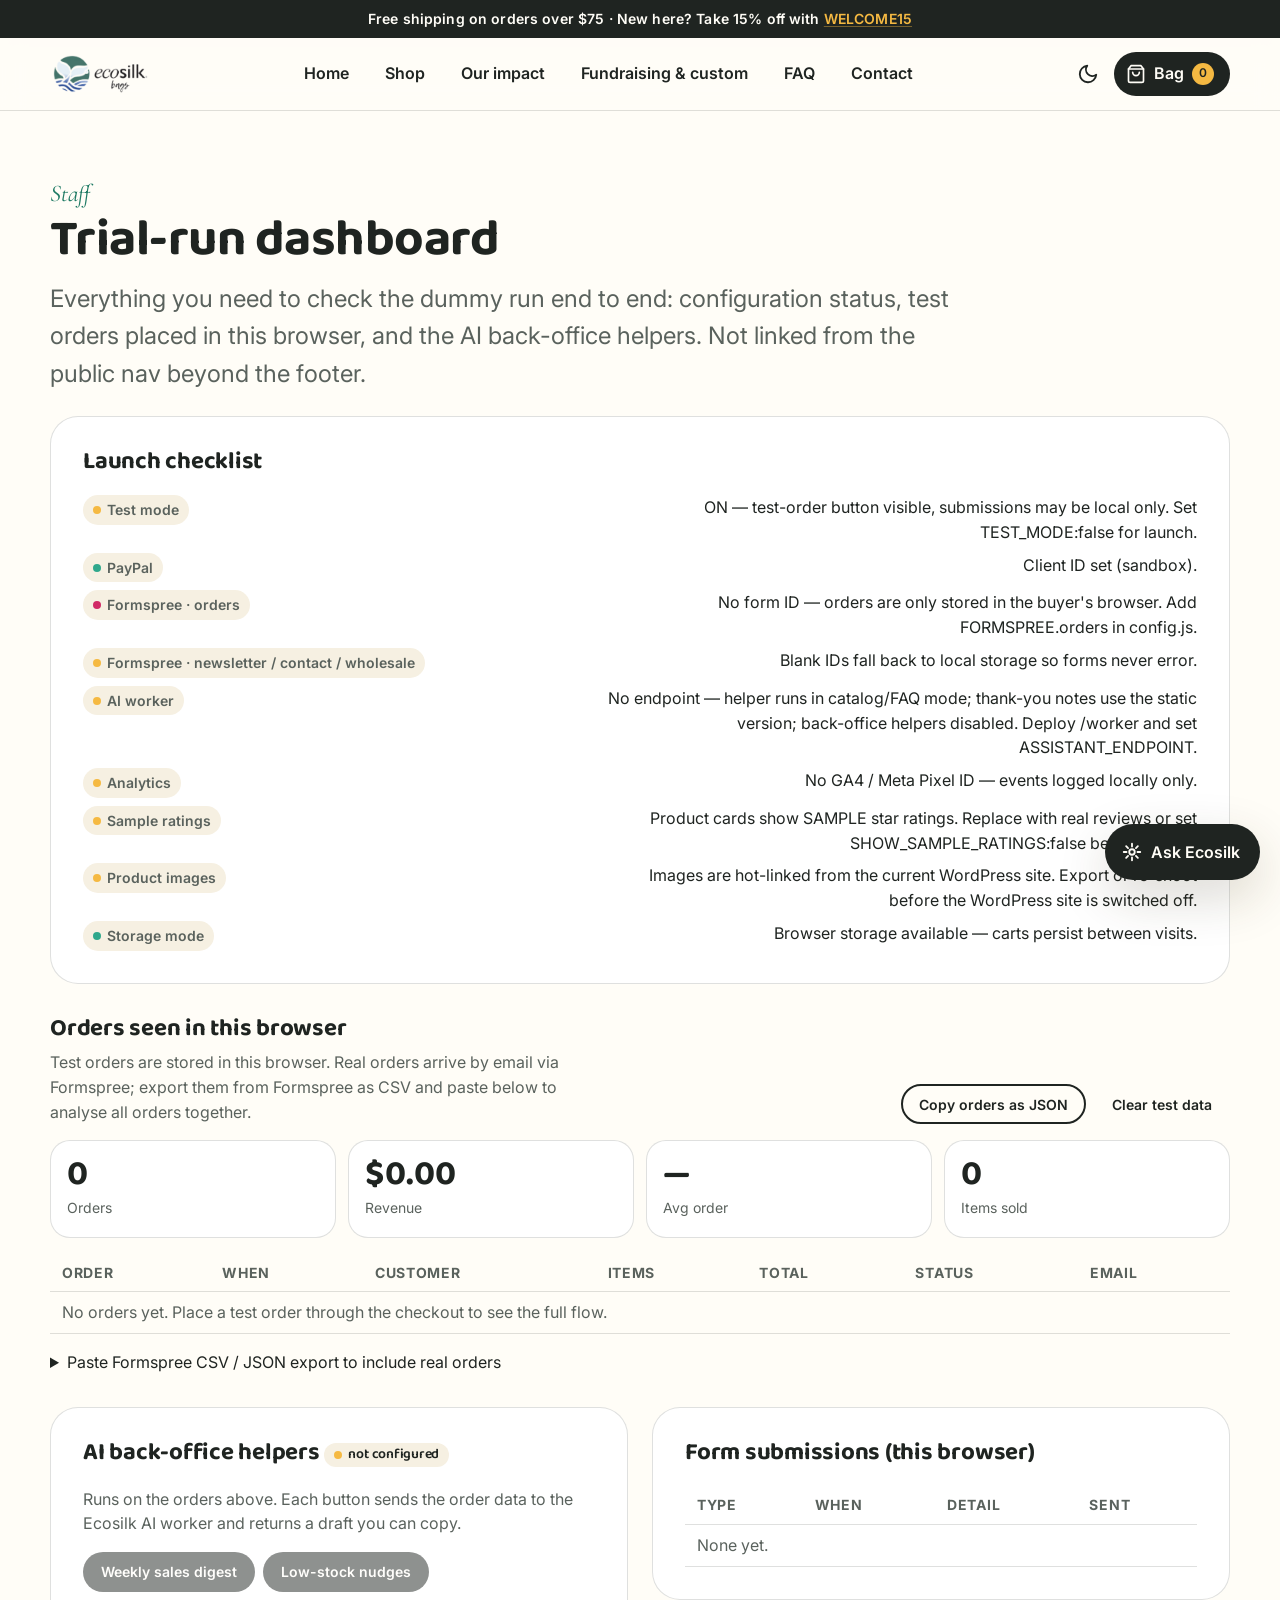
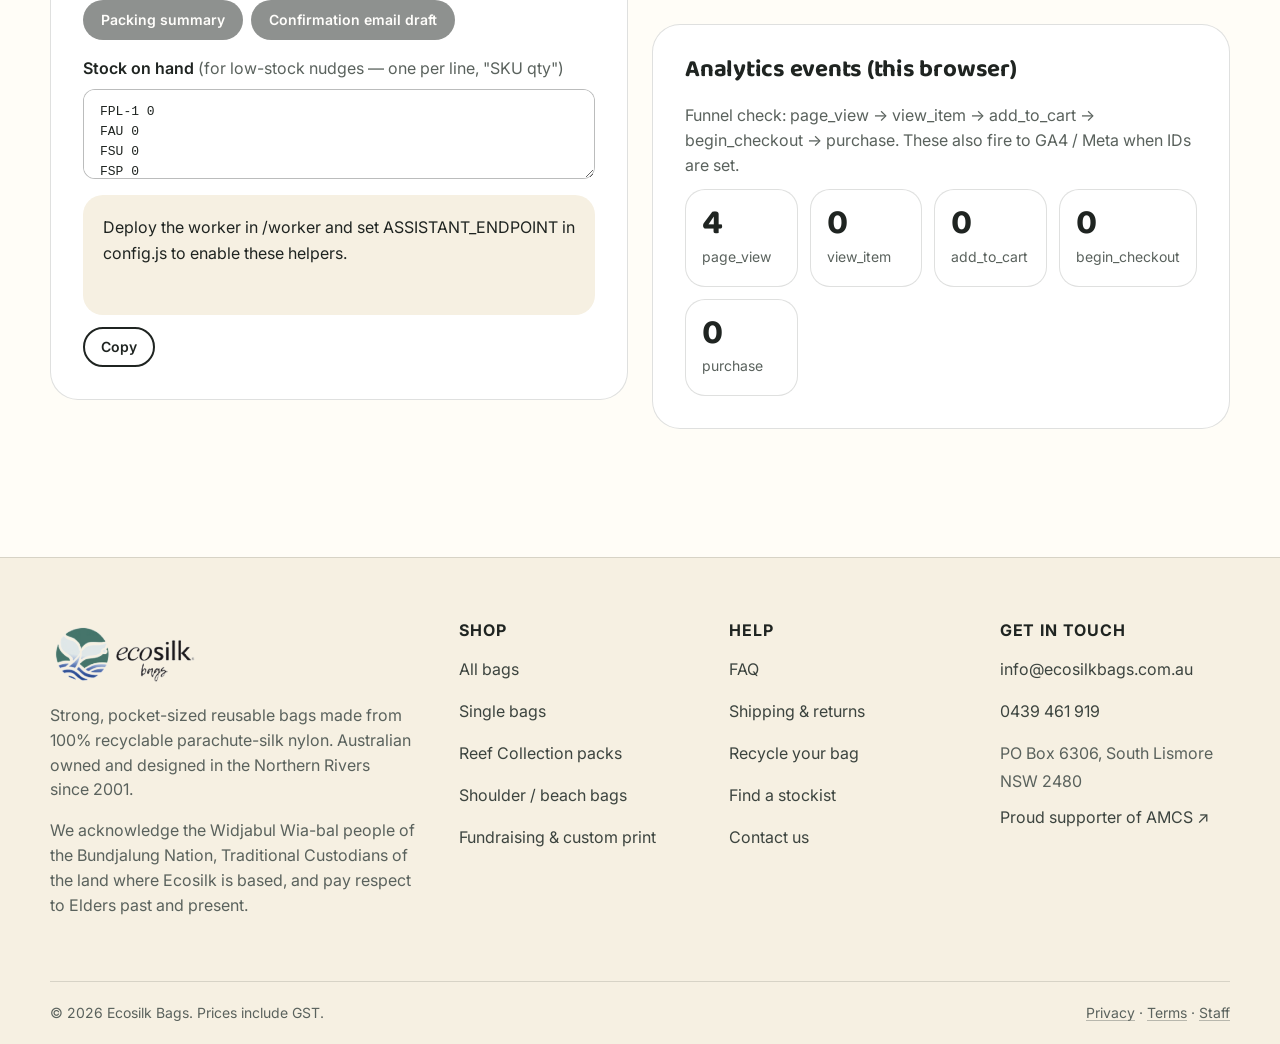
<file: admin.html>
<!DOCTYPE html>
<html lang="en-AU">
<head>
<meta charset="UTF-8">
<meta name="viewport" content="width=device-width, initial-scale=1.0">
<title>Staff dashboard — Ecosilk Bags</title>
<meta name="description" content="Staff-only dashboard for the Ecosilk trial site.">
<meta name="robots" content="noindex">
<link rel="icon" href="assets/img/favicon.png" type="image/png">
<link rel="preconnect" href="https://fonts.googleapis.com">
<link rel="preconnect" href="https://fonts.gstatic.com" crossorigin>
<link href="https://fonts.googleapis.com/css2?family=Baloo+2:wght@600;700&family=Cormorant+Garamond:ital,wght@1,500&family=Inter:wght@400;500;600;700&display=swap" rel="stylesheet">
<link rel="stylesheet" href="assets/css/style.css">
</head>
<body>
<main id="main">

  <div class="wrap page-head"><span class="eyebrow">Staff</span><h1>Trial-run dashboard</h1><p>Everything you need to check the dummy run end to end: configuration status, test orders placed in this browser, and the AI back-office helpers. Not linked from the public nav beyond the footer.</p></div>

  <div class="wrap" style="display:grid;gap:var(--space-8);padding-bottom:var(--space-16);">

    <section class="panel">
      <h2>Launch checklist</h2>
      <div class="review-block" id="checklist"></div>
    </section>

    <section>
      <div class="section-head" style="margin-bottom:var(--space-4);"><div><h2 style="font-size:var(--text-lg);">Orders seen in this browser</h2><p class="small">Test orders are stored in this browser. Real orders arrive by email via Formspree; export them from Formspree as CSV and paste below to analyse all orders together.</p></div><div style="display:flex;gap:var(--space-2);"><button class="btn btn-outline btn-sm" type="button" id="exportBtn">Copy orders as JSON</button><button class="btn btn-ghost btn-sm" type="button" id="clearBtn">Clear test data</button></div></div>
      <div class="kpis" id="kpis"></div>
      <div style="overflow-x:auto;margin-top:var(--space-4);"><table class="table" id="ordersTable"><thead><tr><th>Order</th><th>When</th><th>Customer</th><th>Items</th><th>Total</th><th>Status</th><th>Email</th></tr></thead><tbody></tbody></table></div>
      <details style="margin-top:var(--space-4);"><summary class="small" style="cursor:pointer;">Paste Formspree CSV / JSON export to include real orders</summary><div class="field" style="margin-top:var(--space-3);"><label for="importBox" class="visually-hidden">Import</label><textarea id="importBox" placeholder="Paste CSV or JSON here"></textarea></div><button class="btn btn-outline btn-sm" type="button" id="importBtn" style="margin-top:var(--space-2);">Import</button> <span class="small muted" id="importMsg"></span></details>
    </section>

    <section class="admin-grid">
      <div class="panel">
        <h2>AI back-office helpers <span class="status-pill" id="aiStatus">checking</span></h2>
        <p class="small muted" style="margin-bottom:var(--space-4);">Runs on the orders above. Each button sends the order data to the Ecosilk AI worker and returns a draft you can copy.</p>
        <div style="display:flex;gap:var(--space-2);flex-wrap:wrap;">
          <button class="btn btn-dark btn-sm" type="button" data-digest="weekly">Weekly sales digest</button>
          <button class="btn btn-dark btn-sm" type="button" data-digest="lowstock">Low-stock nudges</button>
          <button class="btn btn-dark btn-sm" type="button" data-digest="summary">Packing summary</button>
          <button class="btn btn-dark btn-sm" type="button" data-digest="email">Confirmation email draft</button>
        </div>
        <div class="field" style="margin-top:var(--space-4);"><label for="stockBox">Stock on hand <span class="opt">(for low-stock nudges — one per line, "SKU qty")</span></label><textarea id="stockBox" style="min-height:90px;font-family:monospace;font-size:13px;"></textarea></div>
        <div class="output" id="aiOut" aria-live="polite" style="margin-top:var(--space-4);">Pick a helper above.</div>
        <div style="display:flex;gap:var(--space-2);margin-top:var(--space-3);"><button class="btn btn-outline btn-sm" type="button" id="copyOut">Copy</button></div>
      </div>
      <div style="display:grid;gap:var(--space-6);">
        <div class="panel"><h2>Form submissions (this browser)</h2><div style="overflow-x:auto;"><table class="table" id="subsTable"><thead><tr><th>Type</th><th>When</th><th>Detail</th><th>Sent</th></tr></thead><tbody></tbody></table></div></div>
        <div class="panel"><h2>Analytics events (this browser)</h2><p class="small muted" style="margin-bottom:var(--space-3);">Funnel check: page_view → view_item → add_to_cart → begin_checkout → purchase. These also fire to GA4 / Meta when IDs are set.</p><div class="kpis" id="funnel"></div></div>
      </div>
    </section>
  </div>
</main>

<script src="assets/js/config.js"></script>
<script src="assets/js/catalog-data.js"></script>
<script src="assets/js/content.js"></script>
<script src="assets/js/store.js"></script>
<script src="assets/js/layout.js"></script>
<script src="assets/js/assistant.js"></script>

<script>
(function(){
  const E=window.Ecosilk, CFG=E.CFG;
  // Checklist
  const checks=[
    ["Test mode", CFG.TEST_MODE?"warn":"ok", CFG.TEST_MODE?"ON — test-order button visible, submissions may be local only. Set TEST_MODE:false for launch.":"OFF — production behaviour."],
    ["PayPal", CFG.PAYPAL_CLIENT_ID==="sb"?"warn":(CFG.PAYPAL_CLIENT_ID?"ok":"bad"), CFG.PAYPAL_CLIENT_ID==="sb"?"Using PayPal's generic sandbox client ('sb'). Paste your own sandbox client ID, then the live one at launch.":(CFG.PAYPAL_CLIENT_ID?`Client ID set (${CFG.PAYPAL_ENV}).`:"Not configured.")],
    ["Formspree · orders", CFG.FORMSPREE.orders?"ok":"bad", CFG.FORMSPREE.orders?"Order emails will be delivered.":"No form ID — orders are only stored in the buyer's browser. Add FORMSPREE.orders in config.js."],
    ["Formspree · newsletter / contact / wholesale", (CFG.FORMSPREE.newsletter&&CFG.FORMSPREE.contact&&CFG.FORMSPREE.wholesale)?"ok":"warn", "Blank IDs fall back to local storage so forms never error."],
    ["AI worker", CFG.ASSISTANT_ENDPOINT?"ok":"warn", CFG.ASSISTANT_ENDPOINT?`Endpoint: ${CFG.ASSISTANT_ENDPOINT}`:"No endpoint — helper runs in catalog/FAQ mode; thank-you notes use the static version; back-office helpers disabled. Deploy /worker and set ASSISTANT_ENDPOINT."],
    ["Analytics", (CFG.GA4_ID||CFG.META_PIXEL_ID)?"ok":"warn", (CFG.GA4_ID||CFG.META_PIXEL_ID)?"Events firing.":"No GA4 / Meta Pixel ID — events logged locally only."],
    ["Sample ratings", CFG.SHOW_SAMPLE_RATINGS?"warn":"ok", CFG.SHOW_SAMPLE_RATINGS?"Product cards show SAMPLE star ratings. Replace with real reviews or set SHOW_SAMPLE_RATINGS:false before launch.":"Hidden."],
    ["Product images", "warn", "Images are hot-linked from the current WordPress site. Export or re-shoot before the WordPress site is switched off."],
    ["Storage mode", E.Storage.mode==="browser"?"ok":"warn", E.Storage.mode==="browser"?"Browser storage available — carts persist between visits.":"Sandboxed preview — carts persist only within this tab."]
  ];
  document.getElementById("checklist").innerHTML=checks.map(([k,s,d])=>`<div class="kv"><span><span class="status-pill ${s}">${k}</span></span><span class="small" style="text-align:right;max-width:60ch;">${d}</span></div>`).join("");

  // Orders
  let imported=[];
  function allOrders(){ return E.getOrders().concat(imported); }
  function renderOrders(){
    const orders=allOrders();
    const rev=orders.reduce((s,o)=>s+(+o.total||0),0), items=orders.reduce((s,o)=>s+(o.lines||[]).reduce((a,l)=>a+(+l.qty||0),0),0);
    document.getElementById("kpis").innerHTML=[["Orders",orders.length],["Revenue",E.money(rev)],["Avg order",orders.length?E.money(rev/orders.length):"—"],["Items sold",items]].map(([k,v])=>`<div class="kpi"><strong>${v}</strong><span>${k}</span></div>`).join("");
    document.querySelector("#ordersTable tbody").innerHTML=orders.map(o=>`<tr><td><b>${o.number}</b>${o.code?`<br><span class="small muted">${o.code}</span>`:""}</td><td>${new Date(o.placedAt).toLocaleString("en-AU",{dateStyle:"short",timeStyle:"short"})}</td><td>${o.customer?(o.customer.firstName+" "+o.customer.lastName+"<br><span class='small muted'>"+(o.customer.city||"")+" "+(o.customer.state||"")+"</span>"):""}</td><td class="small">${(o.lines||[]).map(l=>`${l.qty} × ${l.name}`).join("<br>")}${(o.gifts||[]).map(g=>`<br><span class="verified">+ ${g.name} (gift)</span>`).join("")}</td><td>${E.money(+o.total||0)}</td><td><span class="status-pill ${o.status==="PAID"?"ok":"warn"}">${o.status||""}</span></td><td class="small">${o.delivery?(o.delivery.delivered?"Sent":"Local"):""}</td></tr>`).join("")||`<tr><td colspan="7" class="muted">No orders yet. Place a test order through the checkout to see the full flow.</td></tr>`;
    // Funnel
    const ev=E.getEvents(); const count=n=>ev.filter(e=>e.name===n).length;
    document.getElementById("funnel").innerHTML=["page_view","view_item","add_to_cart","begin_checkout","purchase"].map(n=>`<div class="kpi"><strong>${count(n)}</strong><span>${n}</span></div>`).join("");
    const subs=E.getSubmissions();
    document.querySelector("#subsTable tbody").innerHTML=subs.slice(0,30).map(s=>`<tr><td>${s.type}</td><td class="small">${new Date(s.at).toLocaleString("en-AU",{dateStyle:"short",timeStyle:"short"})}</td><td class="small">${(s.payload.email||s.payload.customer_name||s.payload.organisation||"")} ${s.payload._subject?"· "+s.payload._subject:""}</td><td>${s.delivered?"Yes":"Local"}</td></tr>`).join("")||`<tr><td colspan="4" class="muted">None yet.</td></tr>`;
  }
  renderOrders();
  document.getElementById("exportBtn").addEventListener("click",async e=>{ try{ await navigator.clipboard.writeText(JSON.stringify(allOrders(),null,2)); e.target.textContent="Copied"; }catch(err){ e.target.textContent="Clipboard blocked"; } setTimeout(()=>e.target.textContent="Copy orders as JSON",1500); });
  document.getElementById("clearBtn").addEventListener("click",()=>{ if(confirm("Clear test orders, submissions and events stored in this browser?")){ ["ecosilk_orders","ecosilk_last_order","ecosilk_submissions","ecosilk_events"].forEach(k=>E.Storage.remove(k)); renderOrders(); } });
  document.getElementById("importBtn").addEventListener("click",()=>{
    const raw=document.getElementById("importBox").value.trim(); const msg=document.getElementById("importMsg"); if(!raw) return;
    try{ if(raw.startsWith("[")||raw.startsWith("{")){ const j=JSON.parse(raw); imported=(Array.isArray(j)?j:[j]).map(o=>o.order_json?JSON.parse(o.order_json):o); }
      else { const rows=raw.split(/\r?\n/).filter(Boolean); const hdr=rows.shift().split(",").map(h=>h.replace(/^"|"$/g,"").trim()); const idx=hdr.indexOf("order_json"); if(idx<0) throw new Error("No order_json column"); imported=rows.map(r=>{ const cells=r.match(/("([^"]|"")*"|[^,]*)(,|$)/g).map(c=>c.replace(/,$/,"").replace(/^"|"$/g,"").replace(/""/g,'"')); return JSON.parse(cells[idx]); }); }
      msg.textContent=`Imported ${imported.length} orders.`; renderOrders(); }catch(e){ msg.textContent="Couldn't parse that: "+e.message; }
  });

  // Stock box default from catalog flags
  document.getElementById("stockBox").value=E.CATALOG.filter(p=>!p.inStock).map(p=>`${p.sku} 0`).join("\n")+"\n# add lines like: SSE 12  (SKU then quantity)";

  // Tiny markdown renderer for AI drafts (headings, bold, bullets)
  const esc=t=>t.replace(/[&<>]/g,c=>({"&":"&amp;","<":"&lt;",">":"&gt;"}[c]));
  function md(t){ return esc(t).split(/\n/).map(l=>{ if(/^#{1,3}\s/.test(l)) return `<strong style="display:block;margin-top:.6em;">${l.replace(/^#+\s/,"")}</strong>`; if(/^\s*[-*]\s/.test(l)) return `<span style="display:block;padding-left:1em;">• ${l.replace(/^\s*[-*]\s/,"")}</span>`; return l?`<span style="display:block;">${l}</span>`:"<span style='display:block;height:.5em'></span>"; }).join("").replace(/\*\*(.+?)\*\*/g,"<b>$1</b>"); }
  // AI helpers
  const A=window.EcosilkAssistant; const st=document.getElementById("aiStatus"); const out=document.getElementById("aiOut");
  if(A&&A.available()){ fetch(CFG.ASSISTANT_ENDPOINT+"/health").then(r=>r.json()).then(j=>{ st.textContent=`online · ${j.provider}${j.model?" · "+j.model:""}`; st.className="status-pill ok"; }).catch(()=>{ st.textContent="unreachable"; st.className="status-pill bad"; }); }
  else { st.textContent="not configured"; st.className="status-pill warn"; document.querySelectorAll("[data-digest]").forEach(b=>b.disabled=true); out.textContent="Deploy the worker in /worker and set ASSISTANT_ENDPOINT in config.js to enable these helpers."; }
  document.querySelectorAll("[data-digest]").forEach(b=>b.addEventListener("click",async()=>{
    const orders=allOrders(); if(!orders.length){ out.textContent="No orders to analyse yet — place a test order first."; return; }
    out.innerHTML='<span class="typing" aria-label="Working"><i></i><i></i><i></i></span>'; document.querySelectorAll("[data-digest]").forEach(x=>x.disabled=true);
    const stock=document.getElementById("stockBox").value.split("\n").map(l=>l.trim()).filter(l=>l&&!l.startsWith("#")).map(l=>{ const [sku,qty]=l.split(/\s+/); const p=E.bySku(sku); return p?{sku,name:E.displayTitle(p),qty:+qty||0}:null; }).filter(Boolean);
    try{ const r=await A.call("/digest",{type:b.dataset.digest,orders:orders.slice(0,100),stock,period:"trial"}); out.innerHTML=md(r.digest||r.error||"No response."); }
    catch(e){ out.textContent="The worker didn't respond: "+e.message; }
    document.querySelectorAll("[data-digest]").forEach(x=>x.disabled=false);
  }));
  document.getElementById("copyOut").addEventListener("click",async e=>{ try{ await navigator.clipboard.writeText(out.textContent); e.target.textContent="Copied"; }catch(err){} setTimeout(()=>e.target.textContent="Copy",1500); });
})();
</script>
</body></html>
</file>
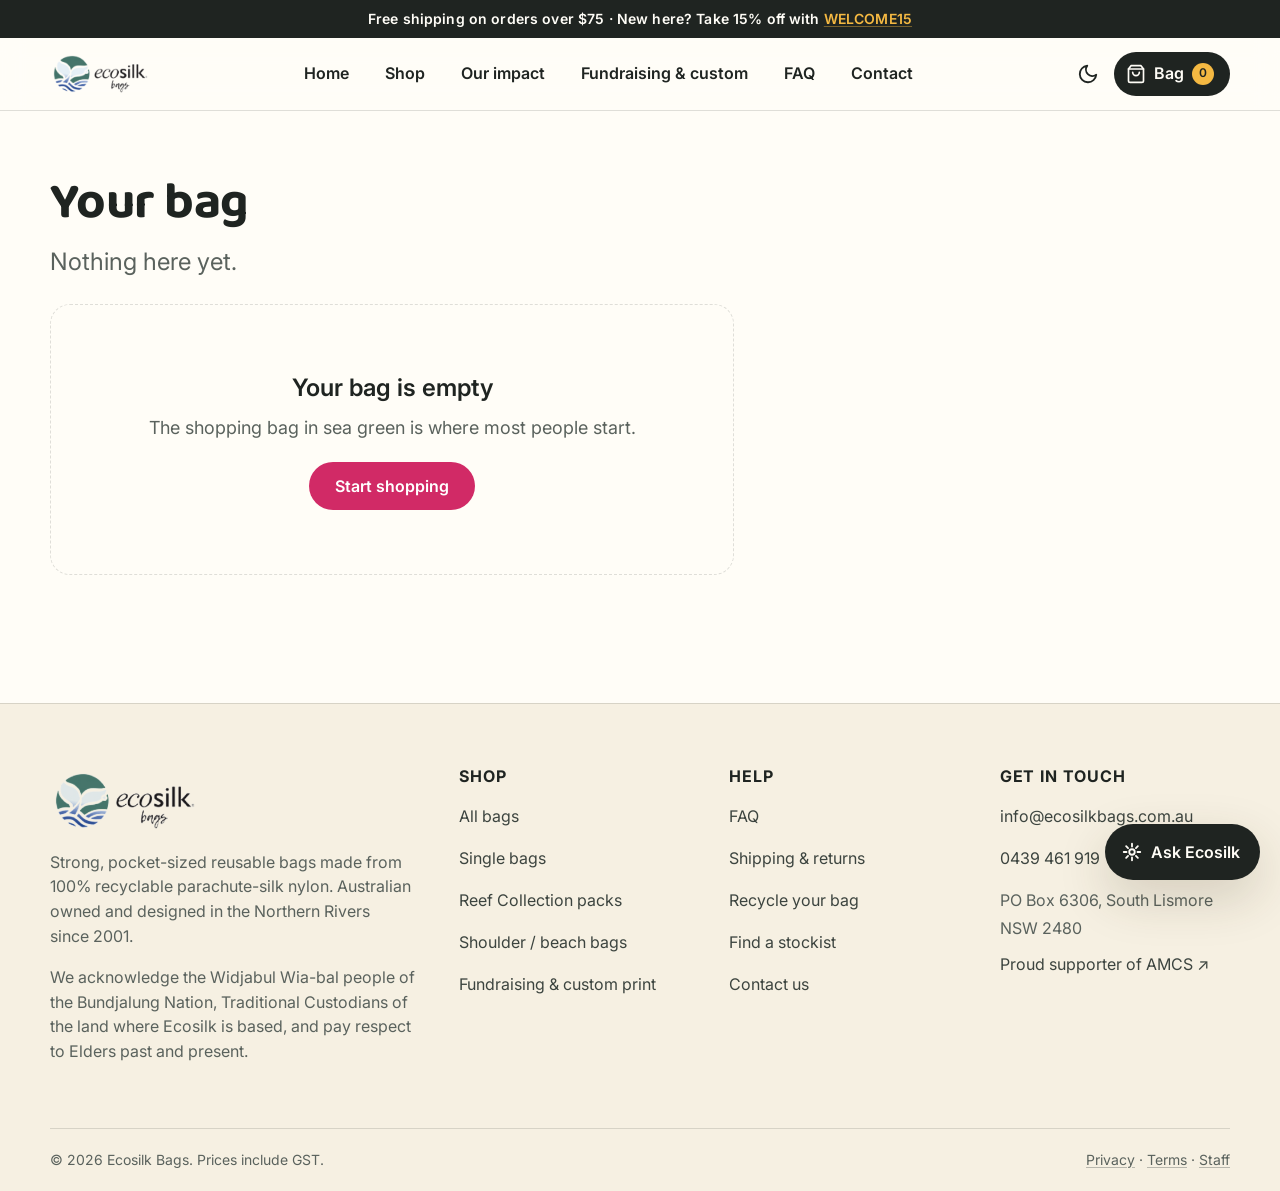
<file: cart.html>
<!DOCTYPE html>
<html lang="en-AU">
<head>
<meta charset="UTF-8">
<meta name="viewport" content="width=device-width, initial-scale=1.0">
<title>Your bag — Ecosilk Bags</title>
<meta name="robots" content="noindex">
<link rel="icon" href="assets/img/favicon.png" type="image/png">
<link rel="preconnect" href="https://fonts.googleapis.com">
<link rel="preconnect" href="https://fonts.gstatic.com" crossorigin>
<link href="https://fonts.googleapis.com/css2?family=Baloo+2:wght@600;700&family=Cormorant+Garamond:ital,wght@1,500&family=Inter:wght@400;500;600;700&display=swap" rel="stylesheet">
<link rel="stylesheet" href="assets/css/style.css">
</head>
<body>
<main id="main">
  <div class="wrap page-head"><h1>Your bag</h1><p id="cartIntro">Review your items, then check out securely with PayPal.</p></div>
  <div class="wrap cart-layout">
    <section aria-label="Items in your bag">
      <div class="cart-lines" id="lines"></div>
      <div class="empty" id="empty" hidden>
        <p style="font-size:var(--text-lg);font-weight:600;color:var(--ink);">Your bag is empty</p>
        <p style="margin:var(--space-2) 0 var(--space-5);">The shopping bag in sea green is where most people start.</p>
        <a class="btn btn-primary" href="shop.html">Start shopping</a>
      </div>
      <div class="section-tight" id="upsell" hidden>
        <div class="section-head" style="margin-bottom:var(--space-5);"><div><span class="eyebrow">Before you go</span><h2 style="font-size:var(--text-lg);" id="upsellTitle">Add one more and save</h2></div></div>
        <div class="rail" id="upsellRail"></div>
      </div>
    </section>
    <aside class="summary" id="summary" aria-label="Order summary">
      <h2>Summary</h2>
      <div class="ship-bar" id="shipBar"></div>
      <div class="row"><span>Subtotal (<span id="count">0</span> items)</span><span id="subtotal">$0.00</span></div>
      <div class="row" id="volumeRow" hidden><span id="volumeLabel">Mix &amp; match saving</span><span class="free" id="volumeAmt"></span></div>
      <div class="row" id="discountRow" hidden><span id="discountLabel">Discount</span><span class="free" id="discountAmt"></span></div>
      <div class="row"><span>Shipping</span><span id="shipping">—</span></div>
      <div class="row total"><span>Total</span><span id="total">$0.00</span></div>
      <div class="row small muted"><span>Includes GST</span><span id="gst"></span></div>
      <div class="promo-wrap">
        <form class="promo" id="promoForm"><label class="visually-hidden" for="promoCode">Discount code</label><input id="promoCode" placeholder="Discount code" autocomplete="off"><button class="btn btn-outline btn-sm" type="submit">Apply</button></form>
        <div class="msg" id="promoMsg" aria-live="polite"></div>
      </div>
      <a class="btn btn-primary btn-lg btn-block" href="checkout.html" id="checkoutBtn">Checkout</a>
      <div class="pay-logos"><span>PayPal</span><span>VISA</span><span>Mastercard</span><span>Pay in 4</span> Secure checkout</div>
      <p class="small muted">Free shipping over $<span id="thresh"></span>. 30-day returns on unused bags. 5-year guarantee.</p>
    </aside>
  </div>
</main>

<script src="assets/js/config.js"></script>
<script src="assets/js/catalog-data.js"></script>
<script src="assets/js/content.js"></script>
<script src="assets/js/store.js"></script>
<script src="assets/js/layout.js"></script>
<script src="assets/js/assistant.js"></script>
<script>
(function () {
  const E = window.Ecosilk; const CFG = E.CFG;
  document.getElementById("thresh").textContent = CFG.FREE_SHIPPING_THRESHOLD;
  const linesEl = document.getElementById("lines");

  function render() {
    const t = E.computeTotals();
    document.getElementById("empty").hidden = t.lines.length > 0;
    document.getElementById("summary").style.display = t.lines.length ? "" : "none";
    document.getElementById("cartIntro").textContent = t.lines.length ? "Review your items, then check out securely with PayPal." : "Nothing here yet.";
    linesEl.innerHTML = t.lines.map(l => {
      const p = l.product;
      return `<article class="line" data-sku="${p.sku}">
        <a href="${E.productUrl(p)}"><img src="${p.image}" alt="${E.altFor(p)}" width="96" height="96" loading="lazy"></a>
        <div>
          <div class="title"><a href="${E.productUrl(p)}">${E.isPack(p) ? E.packInfo(p).theme : E.shortName(p.category)}</a></div>
          <div class="sub">${E.isPack(p) ? E.packInfo(p).kind : p.color} · ${E.money(p.price)} each</div>
          <div class="line-actions">
            <div class="qty" role="group" aria-label="Quantity for ${E.displayTitle(p)}"><button type="button" data-dec="${p.sku}" aria-label="Decrease">−</button><input type="number" value="${l.qty}" min="0" max="50" data-qty="${p.sku}" aria-label="Quantity"><button type="button" data-inc="${p.sku}" aria-label="Increase">+</button></div>
            <button class="remove" type="button" data-remove="${p.sku}">Remove</button>
          </div>
        </div>
        <div class="line-total">${E.money(l.lineTotal)}</div>
      </article>`;
    }).join("") + t.gifts.map(g => `<article class="line gift"><img src="${g.product.image}" alt="${E.altFor(g.product)}" width="96" height="96"><div><div class="title">${E.shortName(g.product.category)} <span class="badge badge-green">Free gift</span></div><div class="sub">${g.label} · colour matched to your order</div></div><div class="line-total">$0.00</div></article>`).join("");

    document.getElementById("count").textContent = t.count;
    document.getElementById("subtotal").textContent = E.money(t.subtotal);
    document.getElementById("volumeRow").hidden = !t.volumeActive; document.getElementById("volumeLabel").textContent = (CFG.VOLUME_RULE || {}).label || "Saving"; document.getElementById("volumeAmt").textContent = "−" + E.money(t.volumeDiscount);
    document.getElementById("discountRow").hidden = !t.rule || t.rule.type === "shipping"; document.getElementById("discountLabel").textContent = t.rule ? `${t.code} · ${t.rule.label}` : ""; document.getElementById("discountAmt").textContent = "−" + E.money(t.discount);
    document.getElementById("shipping").innerHTML = t.lines.length ? (t.shipping === 0 ? '<span class="free">Free</span>' : E.money(t.shipping)) : "—";
    document.getElementById("total").textContent = E.money(t.total);
    document.getElementById("gst").textContent = E.money(t.gst);
    const bar = document.getElementById("shipBar");
    if (t.freeShip || t.shipping === 0) { bar.className = "ship-bar done"; bar.textContent = "You've unlocked free shipping"; }
    else { bar.className = "ship-bar"; bar.innerHTML = `Add <strong>${E.money(t.toFree)}</strong> more for free shipping<div class="track"><div class="fill" style="width:${Math.min(100, ((CFG.FREE_SHIPPING_THRESHOLD - t.toFree) / CFG.FREE_SHIPPING_THRESHOLD) * 100)}%"></div></div>`; }
    if (t.code) { document.getElementById("promoCode").value = t.code; }

    // Upsell logic: nudge toward volume rule, free-ship threshold, or gift rule
    const up = document.getElementById("upsell"); const rail = document.getElementById("upsellRail"); const title = document.getElementById("upsellTitle");
    if (!t.lines.length) { up.hidden = true; return; }
    const cards = E.cards(); let picks = [];
    if (t.volumeToGo > 0) { title.textContent = `Add ${t.volumeToGo} more single bag${t.volumeToGo > 1 ? "s" : ""} and save 10% on all of them`; picks = cards.filter(c => c.type === "family" && E.GROUPS.singles.includes(c.category)); }
    else if (t.toFree > 0) { title.textContent = `${E.money(t.toFree)} away from free shipping`; picks = cards.filter(c => c.type === "family" && c.product.price <= Math.max(6, t.toFree + 10)); }
    else { title.textContent = "Make it a gift"; picks = cards.filter(c => c.type === "pack" && c.product.inStock); }
    const inCart = new Set(t.lines.map(l => l.product.category));
    picks = picks.filter(c => !inCart.has(c.category)).concat(picks.filter(c => inCart.has(c.category))).slice(0, 5);
    up.hidden = picks.length === 0; rail.innerHTML = picks.map(c => E.productCard(c)).join("");
  }

  linesEl.addEventListener("click", e => {
    const inc = e.target.closest("[data-inc]"), dec = e.target.closest("[data-dec]"), rm = e.target.closest("[data-remove]");
    if (inc) { const l = E.getCart().find(x => x.sku === inc.dataset.inc); E.setQty(inc.dataset.inc, (l ? l.qty : 0) + 1); }
    if (dec) { const l = E.getCart().find(x => x.sku === dec.dataset.dec); E.setQty(dec.dataset.dec, (l ? l.qty : 1) - 1); }
    if (rm) { E.setQty(rm.dataset.remove, 0); E.toast("Removed from your bag"); }
    if (inc || dec || rm) render();
  });
  linesEl.addEventListener("change", e => { const q = e.target.closest("[data-qty]"); if (q) { E.setQty(q.dataset.qty, +q.value); render(); } });
  document.getElementById("promoForm").addEventListener("submit", e => {
    e.preventDefault(); const code = document.getElementById("promoCode").value.trim(); const msg = document.getElementById("promoMsg");
    if (!code) { E.clearPromo(); msg.textContent = "Code removed."; msg.className = "msg"; render(); return; }
    const r = E.applyPromo(code); msg.textContent = r.message; msg.className = "msg " + (r.ok ? "ok" : "bad"); if (r.ok) E.track("select_promotion", { promotion_name: code }); render();
  });
  document.getElementById("checkoutBtn").addEventListener("click", () => { const t = E.computeTotals(); E.track("begin_checkout", { currency: "AUD", value: t.total, items: t.lines.map(l => ({ item_id: l.sku, quantity: l.qty, price: l.product.price })) }); });
  render();
})();
</script>
</body>
</html>
</file>
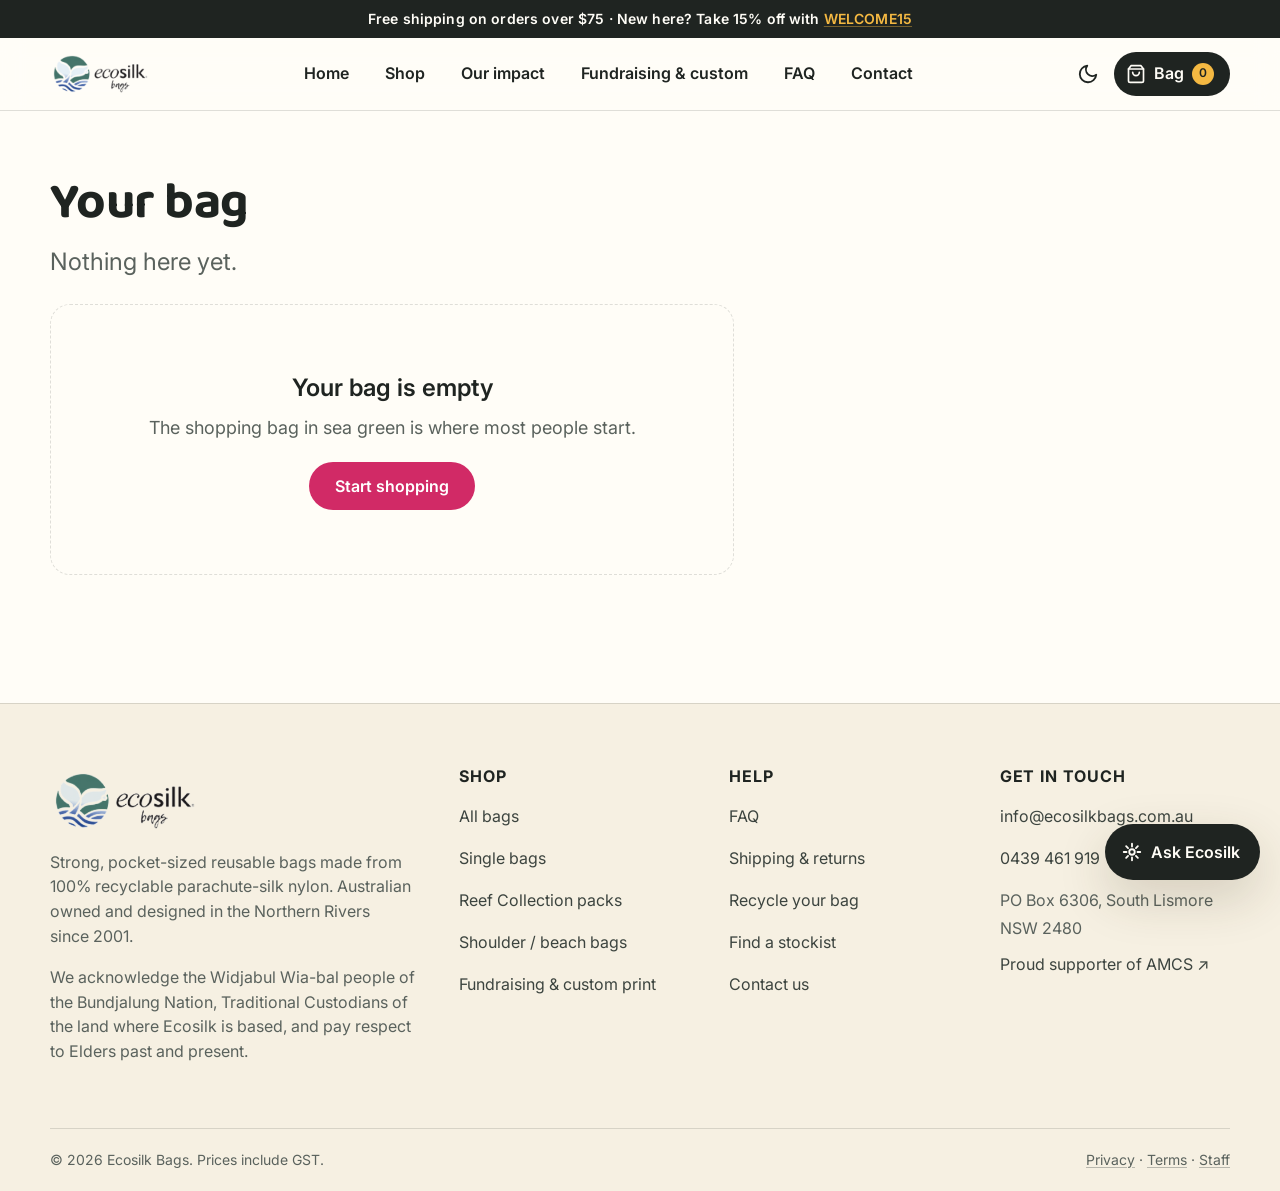
<file: checkout.html>
<!DOCTYPE html>
<html lang="en-AU">
<head>
<meta charset="UTF-8">
<meta name="viewport" content="width=device-width, initial-scale=1.0">
<title>Checkout — Ecosilk Bags</title>
<meta name="robots" content="noindex">
<link rel="icon" href="assets/img/favicon.png" type="image/png">
<link rel="preconnect" href="https://fonts.googleapis.com">
<link rel="preconnect" href="https://fonts.gstatic.com" crossorigin>
<link href="https://fonts.googleapis.com/css2?family=Baloo+2:wght@600;700&family=Cormorant+Garamond:ital,wght@1,500&family=Inter:wght@400;500;600;700&display=swap" rel="stylesheet">
<link rel="stylesheet" href="assets/css/style.css">
</head>
<body>
<main id="main">
  <div class="wrap page-head"><h1>Checkout</h1><p>Guest checkout, three short steps. No account needed.</p></div>
  <div class="wrap checkout-layout">
    <section>
      <ol class="steps" role="list" id="steps">
        <li class="step" data-step="1" aria-current="step"><i>1</i> Delivery</li><li class="sep" aria-hidden="true"></li>
        <li class="step" data-step="2"><i>2</i> Review</li><li class="sep" aria-hidden="true"></li>
        <li class="step" data-step="3"><i>3</i> Pay</li>
      </ol>

      <!-- STEP 1 -->
      <form class="panel" id="step1" novalidate>
        <h2>Where should we send it?</h2>
        <div class="form">
          <div class="form-row">
            <div class="field"><label for="firstName">First name</label><input id="firstName" name="firstName" autocomplete="given-name" required><span class="error">Please enter your first name.</span></div>
            <div class="field"><label for="lastName">Last name</label><input id="lastName" name="lastName" autocomplete="family-name" required><span class="error">Please enter your last name.</span></div>
          </div>
          <div class="form-row">
            <div class="field"><label for="email">Email</label><input id="email" name="email" type="email" autocomplete="email" required><span class="hint">Order confirmation goes here.</span><span class="error">Please enter a valid email.</span></div>
            <div class="field"><label for="phone">Mobile <span class="opt">(for delivery updates)</span></label><input id="phone" name="phone" type="tel" autocomplete="tel" inputmode="tel"></div>
          </div>
          <div class="field"><label for="address1">Street address</label><input id="address1" name="address1" autocomplete="address-line1" required><span class="error">Please enter your street address.</span></div>
          <div class="field"><label for="address2">Apartment, unit, PO Box <span class="opt">(optional)</span></label><input id="address2" name="address2" autocomplete="address-line2"></div>
          <div class="form-row">
            <div class="field"><label for="city">Suburb</label><input id="city" name="city" autocomplete="address-level2" required><span class="error">Please enter your suburb.</span></div>
            <div class="form-row">
              <div class="field"><label for="state">State</label><select id="state" name="state" autocomplete="address-level1" required><option value="">Select</option><option>NSW</option><option>VIC</option><option>QLD</option><option>SA</option><option>WA</option><option>TAS</option><option>ACT</option><option>NT</option></select><span class="error">Select a state.</span></div>
              <div class="field"><label for="postcode">Postcode</label><input id="postcode" name="postcode" autocomplete="postal-code" inputmode="numeric" pattern="[0-9]{4}" required><span class="error">4-digit postcode.</span></div>
            </div>
          </div>
          <div class="field"><label for="notes">Order notes <span class="opt">(optional)</span></label><textarea id="notes" name="notes" placeholder="Colour preference for your free drawstring bag, delivery instructions, a gift message…"></textarea></div>
          <label class="check"><input type="checkbox" id="gift" name="gift"> This is a gift — leave prices off the packing slip</label>
          <label class="check"><input type="checkbox" id="optin" name="optin" checked> Email me about new colours and Reef Collection releases</label>
          <div class="form-note">Shipping is a flat $<span data-ship></span> Australia-wide, free on orders over $<span data-free></span>. We ship from the Northern Rivers, NSW. International orders: <a href="contact.html">get in touch</a> for a quote.</div>
          <button class="btn btn-primary btn-lg" type="submit">Continue to review</button>
        </div>
      </form>

      <!-- STEP 2 -->
      <div class="panel" id="step2" hidden>
        <h2>Check everything's right</h2>
        <div class="review-block" id="reviewBlock"></div>
        <div class="buy-row" style="margin-top:var(--space-6);"><button class="btn btn-outline" type="button" data-goto="1">Back</button><button class="btn btn-primary btn-lg" type="button" data-goto="3">Continue to payment</button></div>
      </div>

      <!-- STEP 3 -->
      <div class="panel" id="step3" hidden>
        <h2>Pay securely</h2>
        <p class="muted small" id="payIntro" style="margin-bottom:var(--space-5);">Pay with PayPal, or with a card through PayPal — no PayPal account needed. Your card details never touch our site.</p>
        <div id="paypal-button-container" aria-live="polite"></div>
        <p class="small muted" id="paypalStatus" style="margin-top:var(--space-3);"></p>
        <div class="test-pay" id="testPay" hidden>
          <h3>Dummy-run mode</h3>
          <p class="small">This button places the order without taking payment, so you can test the full flow end to end: order email, thank-you page, AI note and the staff dashboard.</p>
          <button class="btn btn-dark" type="button" id="testOrderBtn">Place test order (no payment)</button>
        </div>
        <div class="buy-row" style="margin-top:var(--space-6);"><button class="btn btn-outline" type="button" data-goto="2">Back</button></div>
      </div>
    </section>

    <aside class="summary" aria-label="Order summary">
      <h2>Your order</h2>
      <div id="miniLines" class="review-block"></div>
      <div class="row" style="margin-top:var(--space-3);"><span>Subtotal</span><span id="subtotal"></span></div>
      <div class="row" id="savingsRow" hidden><span>Savings</span><span class="free" id="savings"></span></div>
      <div class="row"><span>Shipping</span><span id="shipping"></span></div>
      <div class="row total"><span>Total</span><span id="total"></span></div>
      <div class="row small muted"><span>Includes GST</span><span id="gst"></span></div>
      <a class="small" href="cart.html">Edit bag</a>
    </aside>
  </div>
</main>

<script src="assets/js/config.js"></script>
<script src="assets/js/catalog-data.js"></script>
<script src="assets/js/content.js"></script>
<script src="assets/js/store.js"></script>
<script src="assets/js/layout.js"></script>
<script>
(function () {
  const E = window.Ecosilk; const CFG = E.CFG;
  let totals = E.computeTotals();
  if (!totals.lines.length) { location.replace("cart.html"); return; }
  document.querySelectorAll("[data-ship]").forEach(el => el.textContent = CFG.SHIPPING_FLAT);
  document.querySelectorAll("[data-free]").forEach(el => el.textContent = CFG.FREE_SHIPPING_THRESHOLD);

  // Summary
  function renderSummary() {
    totals = E.computeTotals();
    document.getElementById("miniLines").innerHTML = totals.lines.map(l => `<div class="kv"><span>${l.qty} × ${E.isPack(l.product) ? E.displayTitle(l.product) : E.shortName(l.product.category) + " · " + l.product.color}</span><span>${E.money(l.lineTotal)}</span></div>`).join("") + totals.gifts.map(g => `<div class="kv"><span>1 × ${E.shortName(g.product.category)} (free gift)</span><span>$0.00</span></div>`).join("");
    document.getElementById("subtotal").textContent = E.money(totals.subtotal);
    const sav = totals.discount + totals.volumeDiscount; document.getElementById("savingsRow").hidden = sav <= 0; document.getElementById("savings").textContent = "−" + E.money(sav);
    document.getElementById("shipping").innerHTML = totals.shipping === 0 ? '<span class="free">Free</span>' : E.money(totals.shipping);
    document.getElementById("total").textContent = E.money(totals.total);
    document.getElementById("gst").textContent = E.money(totals.gst);
  }
  renderSummary();

  // Steps
  const customer = E.getCustomer();
  Object.keys(customer).forEach(k => { const el = document.getElementById(k); if (el && el.type !== "checkbox") el.value = customer[k]; });
  function goto(n) {
    [1, 2, 3].forEach(i => document.getElementById("step" + i).hidden = i !== n);
    document.querySelectorAll(".steps .step").forEach(s => { const k = +s.dataset.step; s.classList.toggle("done", k < n); if (k === n) s.setAttribute("aria-current", "step"); else s.removeAttribute("aria-current"); });
    document.getElementById("step" + n).querySelector("h2").setAttribute("tabindex", "-1"); document.getElementById("step" + n).querySelector("h2").focus();
    if (n === 3) initPayment();
    E.track("checkout_progress", { step: n });
  }
  document.querySelectorAll("[data-goto]").forEach(b => b.addEventListener("click", () => goto(+b.dataset.goto)));

  function readForm() { const f = document.getElementById("step1"); const o = {}; ["firstName", "lastName", "email", "phone", "address1", "address2", "city", "state", "postcode", "notes"].forEach(k => o[k] = f.elements[k].value.trim()); o.gift = f.elements.gift.checked; o.optin = f.elements.optin.checked; return o; }
  document.getElementById("step1").addEventListener("submit", e => {
    e.preventDefault(); if (!E.validate(e.target)) return;
    const c = readForm(); E.saveCustomer(c);
    document.getElementById("reviewBlock").innerHTML = `
      <div class="kv"><span>Deliver to</span><span>${c.firstName} ${c.lastName}<br>${c.address1}${c.address2 ? "<br>" + c.address2 : ""}<br>${c.city} ${c.state} ${c.postcode}</span></div>
      <div class="kv"><span>Contact</span><span>${c.email}${c.phone ? "<br>" + c.phone : ""}</span></div>
      <div class="kv"><span>Shipping</span><span>${totals.shipping === 0 ? "Free standard post" : "Standard post · " + E.money(totals.shipping)}</span></div>
      ${c.notes ? `<div class="kv"><span>Notes</span><span>${c.notes.replace(/</g, "&lt;")}</span></div>` : ""}
      ${c.gift ? `<div class="kv"><span>Gift</span><span>Prices left off the packing slip</span></div>` : ""}
      <a class="edit" href="#" data-goto="1">Edit details</a>`;
    document.getElementById("reviewBlock").querySelector("[data-goto]").addEventListener("click", ev => { ev.preventDefault(); goto(1); });
    E.track("add_shipping_info", { currency: "AUD", value: totals.total });
    goto(2);
  });

  // Order completion
  async function completeOrder(payment) {
    const c = readForm();
    const order = {
      number: E.newOrderNumber(), placedAt: new Date().toISOString(), status: payment.status,
      payment, customer: c,
      lines: totals.lines.map(l => ({ sku: l.sku, name: E.displayTitle(l.product), category: E.shortName(l.product.category), colour: l.product.color, qty: l.qty, unit: l.product.price, total: l.lineTotal })),
      gifts: totals.gifts.map(g => ({ sku: g.sku, name: E.displayTitle(g.product), label: g.label })),
      subtotal: totals.subtotal, volumeDiscount: totals.volumeDiscount, discount: totals.discount, code: totals.code || "", shipping: totals.shipping, gst: totals.gst, total: totals.total, currency: CFG.CURRENCY,
      testMode: payment.status !== "PAID"
    };
    E.saveOrder(order);
    const lineText = order.lines.map(l => `${l.qty} × ${l.name} @ ${E.money(l.unit)} = ${E.money(l.total)}`).join("\n") + (order.gifts.length ? "\n" + order.gifts.map(g => `1 × ${g.name} (FREE — ${g.label})`).join("\n") : "");
    const res = await E.submitForm("orders", {
      _subject: `${order.testMode ? "[TEST] " : ""}New Ecosilk order ${order.number} — ${E.money(order.total)}`,
      _replyto: c.email,
      order_number: order.number, status: order.status, payment_id: payment.id || "", payment_method: payment.method,
      customer_name: `${c.firstName} ${c.lastName}`, email: c.email, phone: c.phone,
      address: `${c.address1}${c.address2 ? ", " + c.address2 : ""}, ${c.city} ${c.state} ${c.postcode}`,
      items: lineText, subtotal: E.money(order.subtotal), savings: E.money(order.discount + order.volumeDiscount), discount_code: order.code, shipping: E.money(order.shipping), gst_included: E.money(order.gst), total: E.money(order.total),
      notes: c.notes, gift: c.gift ? "yes" : "no", marketing_optin: c.optin ? "yes" : "no", order_json: JSON.stringify(order)
    });
    order.delivery = res;
    E.saveOrder(order); // update with delivery status (dedupe by number on the admin page)
    E.track("purchase", { transaction_id: order.number, currency: "AUD", value: order.total, shipping: order.shipping, coupon: order.code, items: order.lines.map(l => ({ item_id: l.sku, item_name: l.name, quantity: l.qty, price: l.unit })) });
    if (c.optin) E.submitForm("newsletter", { email: c.email, source: "checkout", _subject: "New Ecosilk subscriber (checkout)" });
    E.clearCart(); E.clearPromo();
    location.href = "thank-you.html";
  }

  // Stripe: the Worker prices the cart from the catalog (never from this page) and returns a hosted Checkout URL.
  let stripeReady = false;
  function initStripe() {
    const status = document.getElementById("paypalStatus"); const box = document.getElementById("paypal-button-container");
    document.getElementById("payIntro").textContent = "Pay by card, Apple Pay or Google Pay on Stripe's secure page. Your card details never touch our site.";
    if (stripeReady) return; stripeReady = true;
    const endpoint = (CFG.PAYMENTS_ENDPOINT || CFG.ASSISTANT_ENDPOINT || "").replace(/\/$/, "");
    if (!endpoint) { status.textContent = "Card payments aren't configured yet (set PAYMENTS_ENDPOINT in config.js)."; return; }
    const btn = document.createElement("button"); btn.type = "button"; btn.className = "btn btn-primary btn-lg"; btn.textContent = "Pay securely with Stripe";
    box.appendChild(btn);
    status.textContent = "Test mode — use card 4242 4242 4242 4242, any future expiry and any CVC. No real money moves.";
    btn.addEventListener("click", async () => {
      btn.disabled = true; btn.textContent = "Preparing secure checkout…";
      try {
        totals = E.computeTotals(); const cust = readForm(); const number = E.newOrderNumber();
        const res = await fetch(endpoint + "/create-session", { method: "POST", headers: { "content-type": "application/json" },
          body: JSON.stringify({ items: totals.lines.map(l => ({ sku: l.sku, qty: l.qty })), code: totals.code || "", customer: cust, orderNumber: number }) });
        const out = await res.json().catch(() => ({}));
        if (!res.ok || !out.url) throw new Error(out.error || "Couldn't start checkout.");
        // The server's total is what Stripe will charge; refuse to proceed if it disagrees with what the shopper was shown.
        if (out.totals && Math.abs(out.totals.totalCents - Math.round(totals.total * 100)) > 0) throw new Error("The total changed — please review your bag and try again.");
        E.saveOrder({ number, placedAt: new Date().toISOString(), status: "AWAITING_PAYMENT", payment: { method: "stripe", status: "PENDING", id: out.id }, customer: cust,
          lines: totals.lines.map(l => ({ sku: l.sku, name: E.displayTitle(l.product), category: E.shortName(l.product.category), colour: l.product.color, qty: l.qty, unit: l.product.price, total: l.lineTotal })),
          gifts: totals.gifts.map(g => ({ sku: g.sku, name: E.displayTitle(g.product), label: g.label })),
          subtotal: totals.subtotal, volumeDiscount: totals.volumeDiscount, discount: totals.discount, code: totals.code || "", shipping: totals.shipping, gst: totals.gst, total: totals.total, currency: CFG.CURRENCY, testMode: false });
        E.track("begin_checkout", { currency: "AUD", value: totals.total });
        if (cust.optin) E.submitForm("newsletter", { email: cust.email, source: "checkout", _subject: "New Ecosilk subscriber (checkout)" });
        location.href = out.url;
      } catch (err) {
        status.textContent = err.message || "Couldn't start checkout."; btn.disabled = false; btn.textContent = "Pay securely with Stripe";
      }
    });
  }

  // Payment init
  let paypalLoaded = false;
  function initPayment() {
    document.getElementById("testPay").hidden = !CFG.TEST_MODE;
    if (CFG.PAYMENT_PROVIDER === "stripe") { initStripe(); return; }
    const status = document.getElementById("paypalStatus");
    if (paypalLoaded) return; paypalLoaded = true;
    if (!CFG.PAYPAL_CLIENT_ID) { status.textContent = "PayPal isn't configured yet (set PAYPAL_CLIENT_ID in config.js)."; return; }
    status.textContent = "Loading PayPal…";
    const s = document.createElement("script");
    s.src = `https://www.paypal.com/sdk/js?client-id=${encodeURIComponent(CFG.PAYPAL_CLIENT_ID)}&currency=${CFG.CURRENCY}&intent=capture&components=buttons&enable-funding=paylater,card`;
    s.async = true;
    s.onload = () => {
      status.textContent = CFG.PAYPAL_ENV === "sandbox" ? "PayPal sandbox — use a sandbox buyer account, no real money moves." : "";
      const c = () => readForm();
      window.paypal.Buttons({
        style: { layout: "vertical", shape: "pill", color: "black", label: "paypal", height: 48 },
        createOrder: (data, actions) => {
          totals = E.computeTotals(); const cust = c();
          return actions.order.create({
            purchase_units: [{
              description: `Ecosilk Bags order (${totals.count} items)`,
              amount: { currency_code: CFG.CURRENCY, value: totals.total.toFixed(2), breakdown: { item_total: { currency_code: CFG.CURRENCY, value: totals.subtotal.toFixed(2) }, shipping: { currency_code: CFG.CURRENCY, value: totals.shipping.toFixed(2) }, discount: { currency_code: CFG.CURRENCY, value: (totals.discount + totals.volumeDiscount).toFixed(2) } } },
              items: totals.lines.map(l => ({ name: E.displayTitle(l.product).slice(0, 120), sku: l.sku, unit_amount: { currency_code: CFG.CURRENCY, value: l.product.price.toFixed(2) }, quantity: String(l.qty), category: "PHYSICAL_GOODS" })),
              shipping: { name: { full_name: `${cust.firstName} ${cust.lastName}` }, address: { address_line_1: cust.address1, address_line_2: cust.address2 || undefined, admin_area_2: cust.city, admin_area_1: cust.state, postal_code: cust.postcode, country_code: "AU" } }
            }],
            application_context: { shipping_preference: "SET_PROVIDED_ADDRESS", brand_name: "Ecosilk Bags" }
          });
        },
        onApprove: async (data, actions) => {
          status.textContent = "Confirming payment…";
          const details = await actions.order.capture();
          const captures = (details.purchase_units || []).flatMap(unit => (unit.payments && unit.payments.captures) || []);
          const capture = captures.find(item => item.status === "COMPLETED");
          if (details.status !== "COMPLETED" || !capture) {
            status.textContent = "Payment is not completed yet. Please check PayPal before retrying; no fulfilled order has been recorded.";
            return;
          }
          await completeOrder({ method: "paypal", status: "PAID", id: capture.id, orderId: details.id, captureId: capture.id, payer: details.payer && details.payer.email_address, env: CFG.PAYPAL_ENV });
        },
        onError: err => { status.textContent = "PayPal couldn't start. You can still place a test order below while we sort it out."; console.error(err); document.getElementById("testPay").hidden = false; },
        onCancel: () => { status.textContent = "Payment cancelled — nothing was charged."; }
      }).render("#paypal-button-container").catch(err => { status.textContent = "PayPal buttons couldn't render in this preview. Use the test order button below."; document.getElementById("testPay").hidden = false; });
    };
    s.onerror = () => { status.textContent = "PayPal couldn't load here (often blocked in previews). Use the test order button below."; document.getElementById("testPay").hidden = false; };
    document.head.appendChild(s);
  }
  document.getElementById("testOrderBtn").addEventListener("click", async e => {
    e.target.disabled = true; e.target.textContent = "Placing test order…";
    await completeOrder({ method: "test", status: "TEST", id: "TEST-" + Date.now() });
  });
})();
</script>
</body>
</html>
</file>
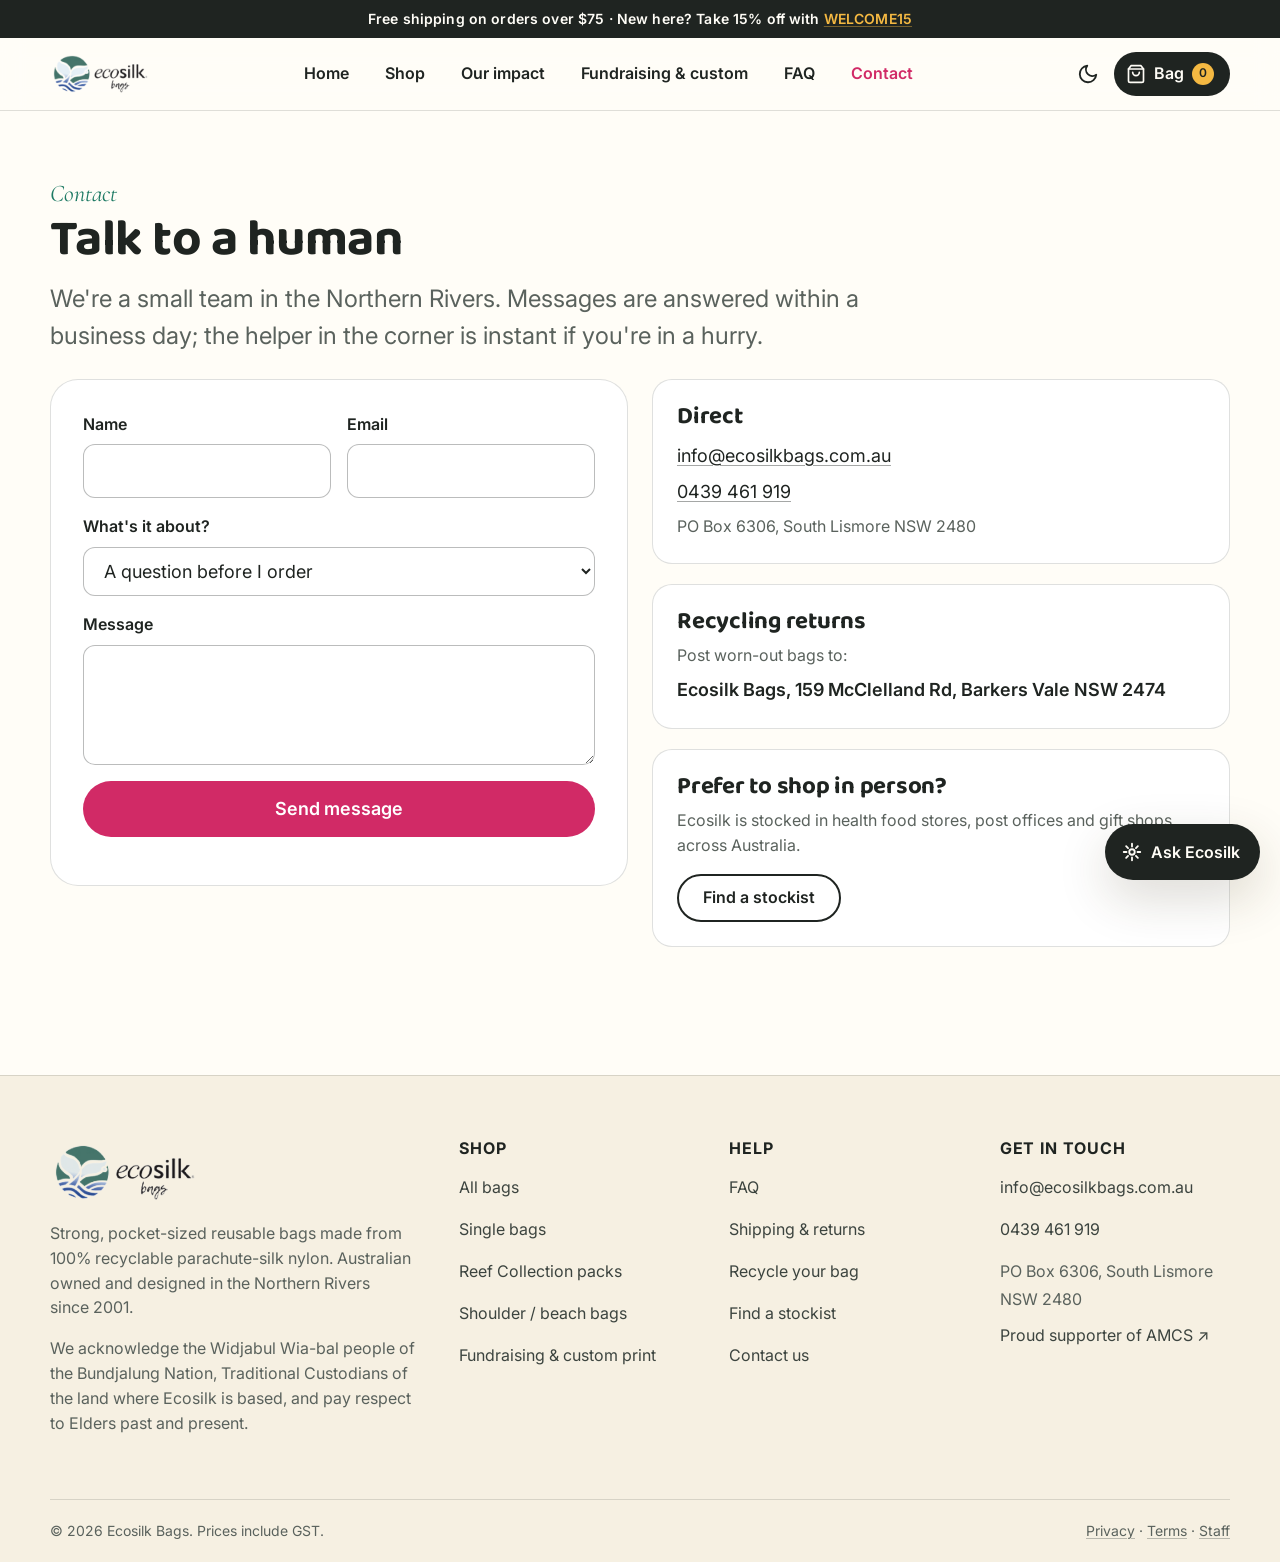
<file: contact.html>
<!DOCTYPE html>
<html lang="en-AU">
<head>
<meta charset="UTF-8">
<meta name="viewport" content="width=device-width, initial-scale=1.0">
<title>Contact — Ecosilk Bags</title>
<meta name="description" content="Get in touch with Ecosilk Bags: questions, stock alerts, international shipping quotes and wholesale enquiries.">

<link rel="icon" href="assets/img/favicon.png" type="image/png">
<link rel="preconnect" href="https://fonts.googleapis.com">
<link rel="preconnect" href="https://fonts.gstatic.com" crossorigin>
<link href="https://fonts.googleapis.com/css2?family=Baloo+2:wght@600;700&family=Cormorant+Garamond:ital,wght@1,500&family=Inter:wght@400;500;600;700&display=swap" rel="stylesheet">
<link rel="stylesheet" href="assets/css/style.css">
</head>
<body>
<main id="main">

  <div class="wrap page-head"><span class="eyebrow">Contact</span><h1>Talk to a human</h1><p>We're a small team in the Northern Rivers. Messages are answered within a business day; the helper in the corner is instant if you're in a hurry.</p></div>
  <div class="wrap grid-2" style="align-items:start;padding-bottom:var(--space-16);">
    <form class="panel form" id="contactForm" novalidate>
      <div class="form-row">
        <div class="field"><label for="cName">Name</label><input id="cName" name="name" autocomplete="name" required><span class="error">Please enter your name.</span></div>
        <div class="field"><label for="cEmail">Email</label><input id="cEmail" name="email" type="email" autocomplete="email" required><span class="error">Please enter a valid email.</span></div>
      </div>
      <div class="field"><label for="cTopic">What's it about?</label><select id="cTopic" name="topic"><option>A question before I order</option><option>An existing order</option><option>Stock alert for a colour</option><option>International shipping quote</option><option>Wholesale or stockist enquiry</option><option>Returns or guarantee claim</option><option>Something else</option></select></div>
      <div class="field"><label for="cMsg">Message</label><textarea id="cMsg" name="message" required minlength="10"></textarea><span class="error">Tell us a little more (10+ characters).</span></div>
      <button class="btn btn-primary btn-lg" type="submit">Send message</button>
      <p class="small muted" id="contactNote"></p>
    </form>
    <div style="display:grid;gap:var(--space-5);">
      <div class="card"><h2 style="font-size:var(--text-lg);">Direct</h2><ul role="list" style="display:grid;gap:var(--space-2);margin-top:var(--space-3);"><li><a id="mailLink" href="#"></a></li><li><a id="telLink" href="#"></a></li><li class="muted small" id="addr"></li></ul></div>
      <div class="card"><h2 style="font-size:var(--text-lg);">Recycling returns</h2><p class="muted small" style="margin-top:var(--space-2);">Post worn-out bags to:</p><p style="font-weight:600;margin-top:var(--space-2);" id="recycleAddr"></p></div>
      <div class="card"><h2 style="font-size:var(--text-lg);">Prefer to shop in person?</h2><p class="muted small" style="margin:var(--space-2) 0 var(--space-4);">Ecosilk is stocked in health food stores, post offices and gift shops across Australia.</p><a class="btn btn-outline" href="stockists.html">Find a stockist</a></div>
    </div>
  </div>
</main>

<script src="assets/js/config.js"></script>
<script src="assets/js/catalog-data.js"></script>
<script src="assets/js/content.js"></script>
<script src="assets/js/store.js"></script>
<script src="assets/js/layout.js"></script>
<script src="assets/js/assistant.js"></script>

<script>
(function(){ const E=window.Ecosilk, B=E.CFG.BUSINESS;
 document.getElementById("mailLink").textContent=B.email; document.getElementById("mailLink").href="mailto:"+B.email;
 document.getElementById("telLink").textContent=B.phoneDisplay; document.getElementById("telLink").href="tel:"+B.phone.replace(/\s/g,"");
 document.getElementById("addr").textContent=B.address; document.getElementById("recycleAddr").textContent=B.recyclingAddress;
 const f=document.getElementById("contactForm");
 f.addEventListener("submit", async e=>{ e.preventDefault(); if(!E.validate(f)) return; const b=f.querySelector("button"); b.disabled=true; b.textContent="Sending…";
   const data=Object.fromEntries(new FormData(f).entries());
   const r=await E.submitForm("contact",{...data,_subject:`Ecosilk contact: ${data.topic}`,_replyto:data.email}); E.track("generate_lead",{form:"contact"});
   f.innerHTML=`<div class="form-success" role="status">Thanks ${data.name.split(" ")[0]}, we've got your message and will reply within a business day.${r.delivered?"":` <span class="small">(${r.message})</span>`}</div>`; });
})();
</script>
</body></html>
</file>
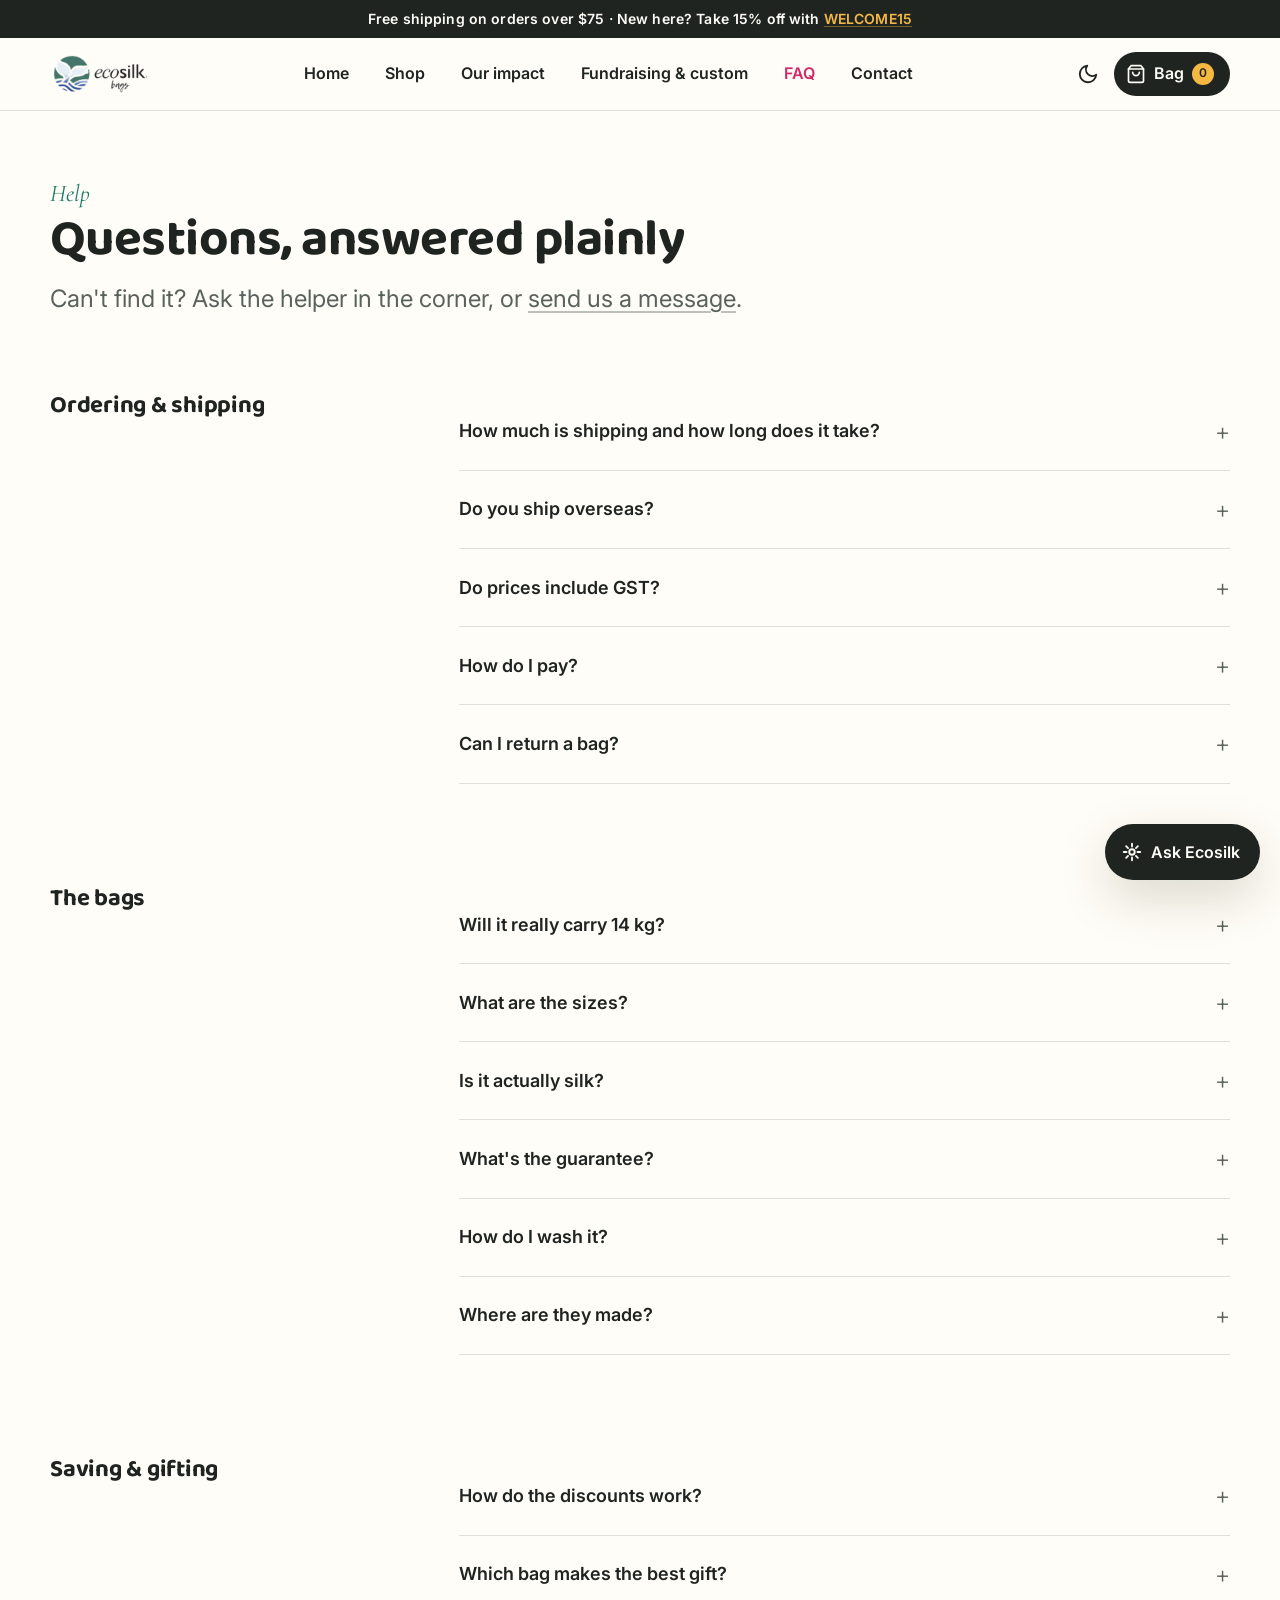
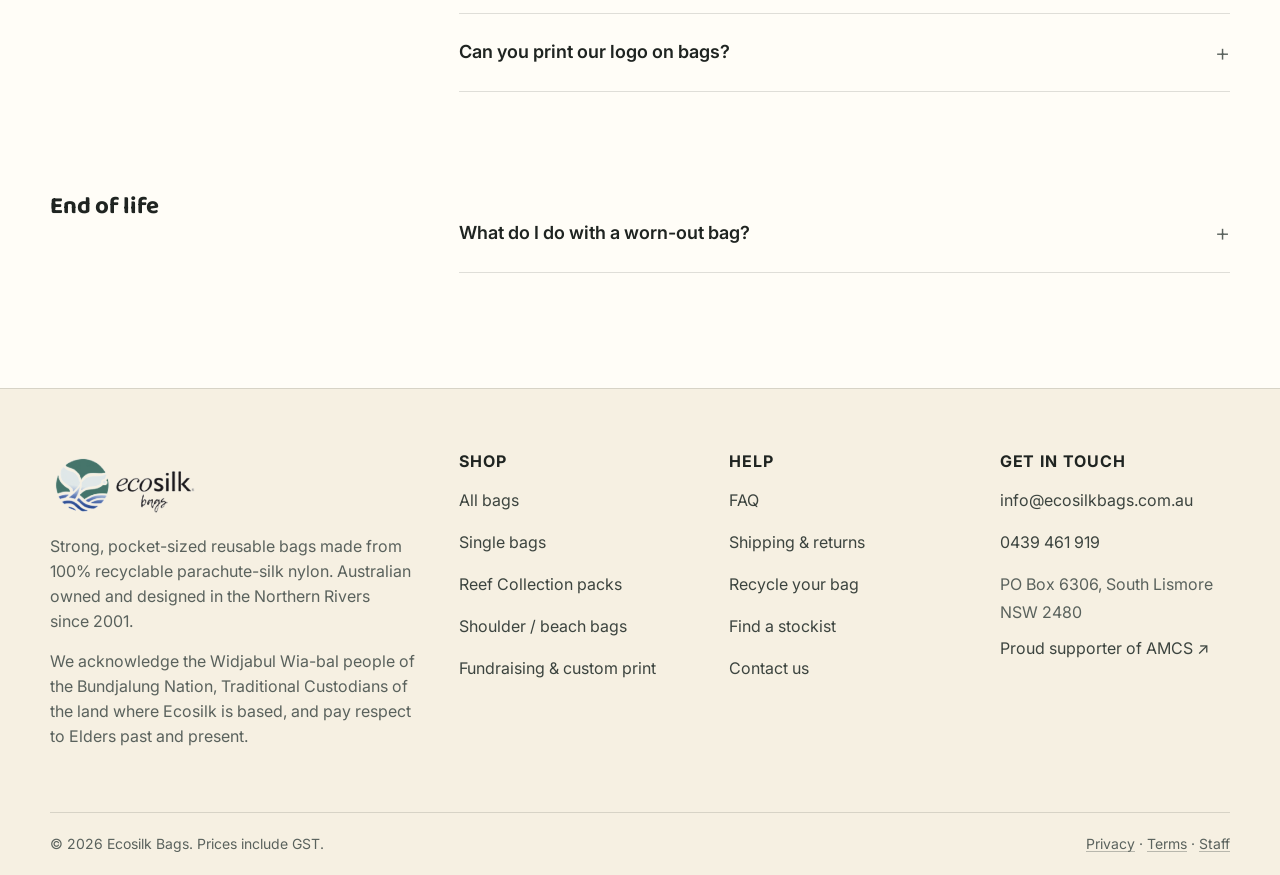
<file: faq.html>
<!DOCTYPE html>
<html lang="en-AU">
<head>
<meta charset="UTF-8">
<meta name="viewport" content="width=device-width, initial-scale=1.0">
<title>FAQ — Ecosilk Bags</title>
<meta name="description" content="Answers about shipping, sizes, washing, the 5-year guarantee, discounts, gifting and recycling your Ecosilk bag.">

<link rel="icon" href="assets/img/favicon.png" type="image/png">
<link rel="preconnect" href="https://fonts.googleapis.com">
<link rel="preconnect" href="https://fonts.gstatic.com" crossorigin>
<link href="https://fonts.googleapis.com/css2?family=Baloo+2:wght@600;700&family=Cormorant+Garamond:ital,wght@1,500&family=Inter:wght@400;500;600;700&display=swap" rel="stylesheet">
<link rel="stylesheet" href="assets/css/style.css">
</head>
<body>
<main id="main">

  <div class="wrap page-head"><span class="eyebrow">Help</span><h1>Questions, answered plainly</h1><p>Can't find it? Ask the helper in the corner, or <a href="contact.html">send us a message</a>.</p></div>
  <section class="section-tight"><div class="wrap grid-2" style="align-items:start;grid-template-columns:1fr 2fr;"><h2 style="font-size:var(--text-lg);">Ordering & shipping</h2><div class="faq-list"><details><summary>How much is shipping and how long does it take?</summary><div class="a"><p>Shipping is a flat $10.95 anywhere in Australia, and free when your order is $75 or more. We pack from the Northern Rivers, NSW within 1–2 business days; Australia Post then takes roughly 2–6 business days depending on where you are.</p></div></details><details><summary>Do you ship overseas?</summary><div class="a"><p>Yes, by quote. Send us your address and what you&#x27;d like via the contact page and we&#x27;ll come back with a price.</p></div></details><details><summary>Do prices include GST?</summary><div class="a"><p>Yes. Every price on the site is GST-inclusive, and your confirmation shows the GST component.</p></div></details><details><summary>How do I pay?</summary><div class="a"><p>Through PayPal, which also accepts Visa, Mastercard and Pay in 4 without a PayPal account. Your card details never touch our site.</p></div></details><details><summary>Can I return a bag?</summary><div class="a"><p>Unused bags can be returned within 30 days for a refund of the bag price. Faulty bags are covered by the 5-year guarantee at any time — just email us a photo.</p></div></details></div></div></section><section class="section-tight"><div class="wrap grid-2" style="align-items:start;grid-template-columns:1fr 2fr;"><h2 style="font-size:var(--text-lg);">The bags</h2><div class="faq-list"><details><summary>Will it really carry 14 kg?</summary><div class="a"><p>Yes. The shopping and shoulder bags are rated to 14 kg. Your arm gives out before the bag does.</p></div></details><details><summary>What are the sizes?</summary><div class="a"><p>Shopping bag: 55 cm long × 32.5 cm wide, expanding to 52 cm with the gusset. Shoulder / beach bag: 70 cm × 32.5 cm, same gusset. Drawstring bag: 27 cm × 16 cm. The mini drawstring holds one folded shopping bag.</p></div></details><details><summary>Is it actually silk?</summary><div class="a"><p>No. &#x27;Parachute silk&#x27; is the common name for the lightweight nylon used in parachutes. It feels silky, weighs next to nothing, and is endlessly recyclable.</p></div></details><details><summary>What&#x27;s the guarantee?</summary><div class="a"><p>Every shopping and shoulder bag is guaranteed for a minimum of 5 years with daily or weekly use. If the stitching fails in that time, we replace the bag.</p></div></details><details><summary>How do I wash it?</summary><div class="a"><p>Quick machine wash, line dry, cool iron only if you must. It dries in minutes and the colour holds.</p></div></details><details><summary>Where are they made?</summary><div class="a"><p>Ecosilk is 100% Australian owned and designed by Emily Hay. The bags are made in China to a high standard under ethical working conditions.</p></div></details></div></div></section><section class="section-tight"><div class="wrap grid-2" style="align-items:start;grid-template-columns:1fr 2fr;"><h2 style="font-size:var(--text-lg);">Saving & gifting</h2><div class="faq-list"><details><summary>How do the discounts work?</summary><div class="a"><p>Add any 3 or more single bags (in any colours) and 10% comes off those bags automatically. Orders over $75 ship free. New customers can use WELCOME15 for 15% off a first order. Four or more single shoulder bags also earn a free drawstring bag.</p></div></details><details><summary>Which bag makes the best gift?</summary><div class="a"><p>The Reef Collection packs: four or six coordinated colours named after a reef species, ready to hand over. A mini drawstring bag also works as reusable gift wrap for a single shopping bag. Tick &#x27;this is a gift&#x27; at checkout and we leave prices off the packing slip.</p></div></details><details><summary>Can you print our logo on bags?</summary><div class="a"><p>Yes. We print artwork and logos on shopping, shoulder and fruit &amp; vegie bags for fundraising, events and promotions. See the Fundraising &amp; custom page.</p></div></details></div></div></section><section class="section-tight"><div class="wrap grid-2" style="align-items:start;grid-template-columns:1fr 2fr;"><h2 style="font-size:var(--text-lg);">End of life</h2><div class="faq-list"><details><summary>What do I do with a worn-out bag?</summary><div class="a"><p>Post it back to Ecosilk Bags, 159 McClelland Rd, Barkers Vale NSW 2474. The nylon is recycled, so your bag never goes to landfill.</p></div></details></div></div></section>
</main>
<script type="application/ld+json">{"@context": "https://schema.org", "@type": "FAQPage", "mainEntity": [{"@type": "Question", "name": "How much is shipping and how long does it take?", "acceptedAnswer": {"@type": "Answer", "text": "Shipping is a flat $10.95 anywhere in Australia, and free when your order is $75 or more. We pack from the Northern Rivers, NSW within 1\u20132 business days; Australia Post then takes roughly 2\u20136 business days depending on where you are."}}, {"@type": "Question", "name": "Do you ship overseas?", "acceptedAnswer": {"@type": "Answer", "text": "Yes, by quote. Send us your address and what you'd like via the contact page and we'll come back with a price."}}, {"@type": "Question", "name": "Do prices include GST?", "acceptedAnswer": {"@type": "Answer", "text": "Yes. Every price on the site is GST-inclusive, and your confirmation shows the GST component."}}, {"@type": "Question", "name": "How do I pay?", "acceptedAnswer": {"@type": "Answer", "text": "Through PayPal, which also accepts Visa, Mastercard and Pay in 4 without a PayPal account. Your card details never touch our site."}}, {"@type": "Question", "name": "Can I return a bag?", "acceptedAnswer": {"@type": "Answer", "text": "Unused bags can be returned within 30 days for a refund of the bag price. Faulty bags are covered by the 5-year guarantee at any time \u2014 just email us a photo."}}, {"@type": "Question", "name": "Will it really carry 14 kg?", "acceptedAnswer": {"@type": "Answer", "text": "Yes. The shopping and shoulder bags are rated to 14 kg. Your arm gives out before the bag does."}}, {"@type": "Question", "name": "What are the sizes?", "acceptedAnswer": {"@type": "Answer", "text": "Shopping bag: 55 cm long \u00d7 32.5 cm wide, expanding to 52 cm with the gusset. Shoulder / beach bag: 70 cm \u00d7 32.5 cm, same gusset. Drawstring bag: 27 cm \u00d7 16 cm. The mini drawstring holds one folded shopping bag."}}, {"@type": "Question", "name": "Is it actually silk?", "acceptedAnswer": {"@type": "Answer", "text": "No. 'Parachute silk' is the common name for the lightweight nylon used in parachutes. It feels silky, weighs next to nothing, and is endlessly recyclable."}}, {"@type": "Question", "name": "What's the guarantee?", "acceptedAnswer": {"@type": "Answer", "text": "Every shopping and shoulder bag is guaranteed for a minimum of 5 years with daily or weekly use. If the stitching fails in that time, we replace the bag."}}, {"@type": "Question", "name": "How do I wash it?", "acceptedAnswer": {"@type": "Answer", "text": "Quick machine wash, line dry, cool iron only if you must. It dries in minutes and the colour holds."}}, {"@type": "Question", "name": "Where are they made?", "acceptedAnswer": {"@type": "Answer", "text": "Ecosilk is 100% Australian owned and designed by Emily Hay. The bags are made in China to a high standard under ethical working conditions."}}, {"@type": "Question", "name": "How do the discounts work?", "acceptedAnswer": {"@type": "Answer", "text": "Add any 3 or more single bags (in any colours) and 10% comes off those bags automatically. Orders over $75 ship free. New customers can use WELCOME15 for 15% off a first order. Four or more single shoulder bags also earn a free drawstring bag."}}, {"@type": "Question", "name": "Which bag makes the best gift?", "acceptedAnswer": {"@type": "Answer", "text": "The Reef Collection packs: four or six coordinated colours named after a reef species, ready to hand over. A mini drawstring bag also works as reusable gift wrap for a single shopping bag. Tick 'this is a gift' at checkout and we leave prices off the packing slip."}}, {"@type": "Question", "name": "Can you print our logo on bags?", "acceptedAnswer": {"@type": "Answer", "text": "Yes. We print artwork and logos on shopping, shoulder and fruit & vegie bags for fundraising, events and promotions. See the Fundraising & custom page."}}, {"@type": "Question", "name": "What do I do with a worn-out bag?", "acceptedAnswer": {"@type": "Answer", "text": "Post it back to Ecosilk Bags, 159 McClelland Rd, Barkers Vale NSW 2474. The nylon is recycled, so your bag never goes to landfill."}}]}</script>

<script src="assets/js/config.js"></script>
<script src="assets/js/catalog-data.js"></script>
<script src="assets/js/content.js"></script>
<script src="assets/js/store.js"></script>
<script src="assets/js/layout.js"></script>
<script src="assets/js/assistant.js"></script>

<style>@media (max-width:760px){ .grid-2[style*="1fr 2fr"]{grid-template-columns:1fr !important;} }</style>
</body></html>
</file>
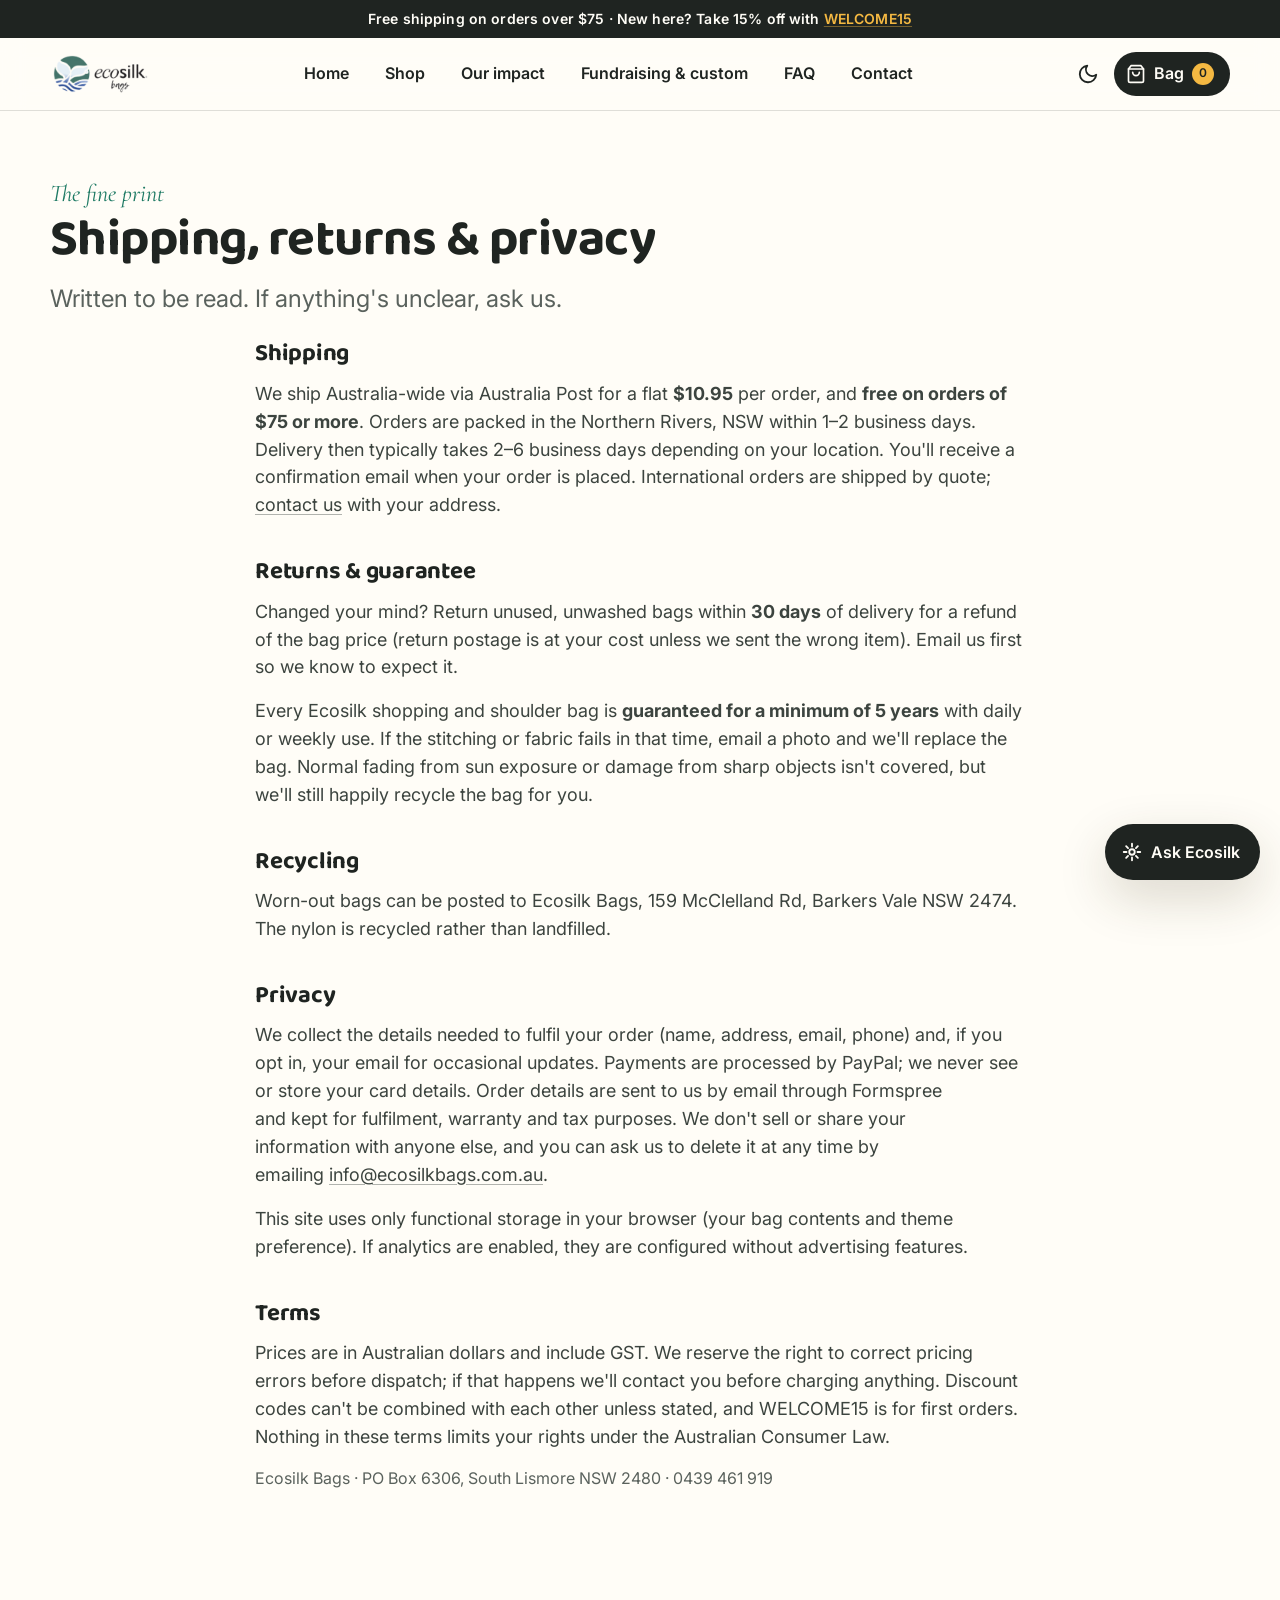
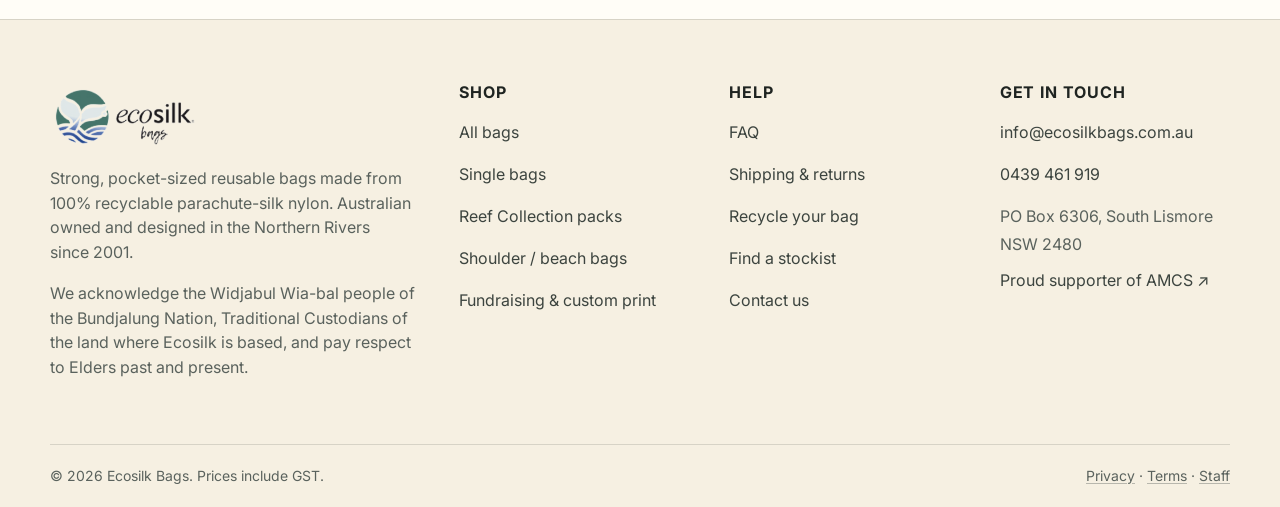
<file: policies.html>
<!DOCTYPE html>
<html lang="en-AU">
<head>
<meta charset="UTF-8">
<meta name="viewport" content="width=device-width, initial-scale=1.0">
<title>Shipping, returns & privacy — Ecosilk Bags</title>
<meta name="description" content="Ecosilk Bags shipping rates, delivery times, returns, guarantee, privacy and terms.">

<link rel="icon" href="assets/img/favicon.png" type="image/png">
<link rel="preconnect" href="https://fonts.googleapis.com">
<link rel="preconnect" href="https://fonts.gstatic.com" crossorigin>
<link href="https://fonts.googleapis.com/css2?family=Baloo+2:wght@600;700&family=Cormorant+Garamond:ital,wght@1,500&family=Inter:wght@400;500;600;700&display=swap" rel="stylesheet">
<link rel="stylesheet" href="assets/css/style.css">
</head>
<body>
<main id="main">

  <div class="wrap page-head"><span class="eyebrow">The fine print</span><h1>Shipping, returns &amp; privacy</h1><p>Written to be read. If anything's unclear, ask us.</p></div>
  <div class="wrap prose" style="padding-bottom:var(--space-16);">
    <h2 id="shipping">Shipping</h2>
    <p>We ship Australia-wide via Australia Post for a flat <strong>$10.95</strong> per order, and <strong>free on orders of $75 or more</strong>. Orders are packed in the Northern Rivers, NSW within 1–2 business days. Delivery then typically takes 2–6 business days depending on your location. You'll receive a confirmation email when your order is placed. International orders are shipped by quote; <a href="contact.html">contact us</a> with your address.</p>
    <h2 id="returns">Returns &amp; guarantee</h2>
    <p>Changed your mind? Return unused, unwashed bags within <strong>30 days</strong> of delivery for a refund of the bag price (return postage is at your cost unless we sent the wrong item). Email us first so we know to expect it.</p>
    <p>Every Ecosilk shopping and shoulder bag is <strong>guaranteed for a minimum of 5 years</strong> with daily or weekly use. If the stitching or fabric fails in that time, email a photo and we'll replace the bag. Normal fading from sun exposure or damage from sharp objects isn't covered, but we'll still happily recycle the bag for you.</p>
    <h2 id="recycling">Recycling</h2>
    <p>Worn-out bags can be posted to Ecosilk Bags, 159 McClelland Rd, Barkers Vale NSW 2474. The nylon is recycled rather than landfilled.</p>
    <h2 id="privacy">Privacy</h2>
    <p>We collect the details needed to fulfil your order (name, address, email, phone) and, if you opt in, your email for occasional updates. Payments are processed by PayPal; we never see or store your card details. Order details are sent to us by email through Formspree and kept for fulfilment, warranty and tax purposes. We don't sell or share your information with anyone else, and you can ask us to delete it at any time by emailing <a href="mailto:info@ecosilkbags.com.au">info@ecosilkbags.com.au</a>.</p>
    <p>This site uses only functional storage in your browser (your bag contents and theme preference). If analytics are enabled, they are configured without advertising features.</p>
    <h2 id="terms">Terms</h2>
    <p>Prices are in Australian dollars and include GST. We reserve the right to correct pricing errors before dispatch; if that happens we'll contact you before charging anything. Discount codes can't be combined with each other unless stated, and WELCOME15 is for first orders. Nothing in these terms limits your rights under the Australian Consumer Law.</p>
    <p class="small muted">Ecosilk Bags · PO Box 6306, South Lismore NSW 2480 · 0439 461 919</p>
  </div>
</main>

<script src="assets/js/config.js"></script>
<script src="assets/js/catalog-data.js"></script>
<script src="assets/js/content.js"></script>
<script src="assets/js/store.js"></script>
<script src="assets/js/layout.js"></script>
<script src="assets/js/assistant.js"></script>

</body></html>
</file>
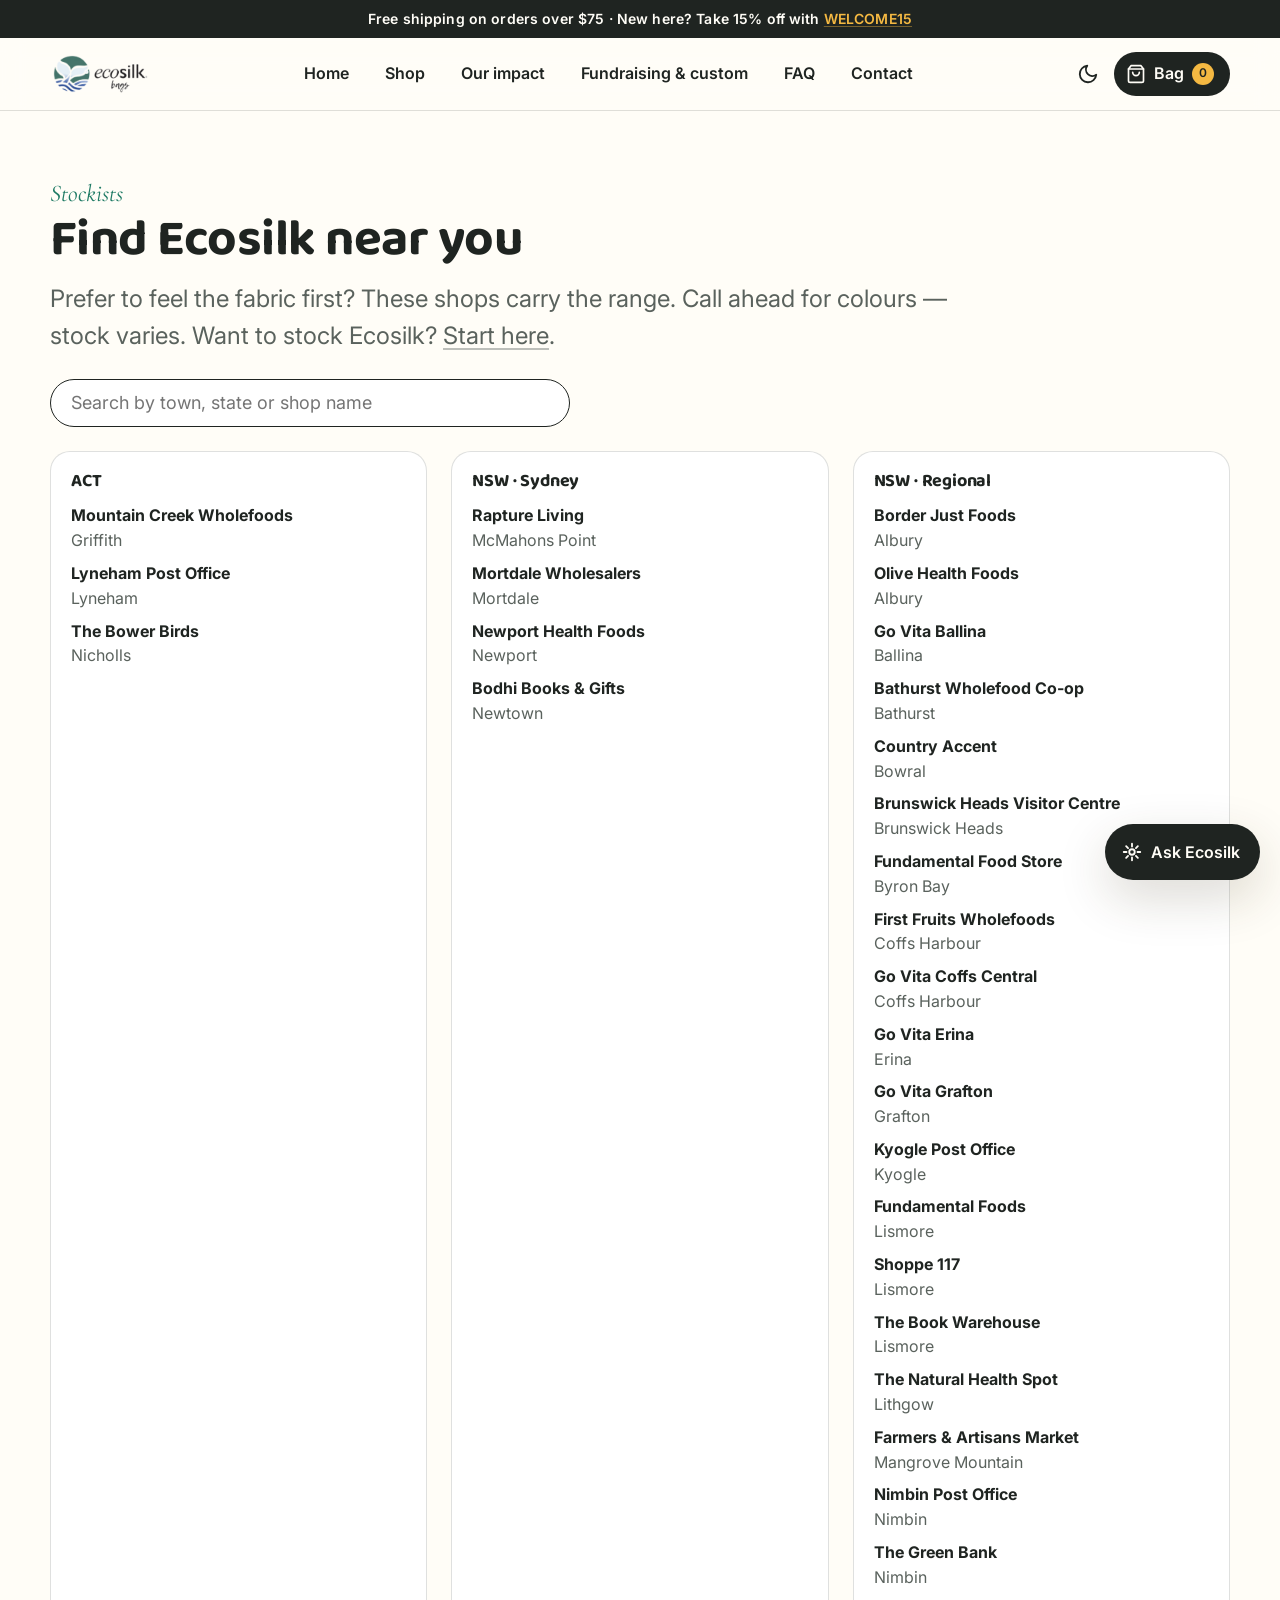
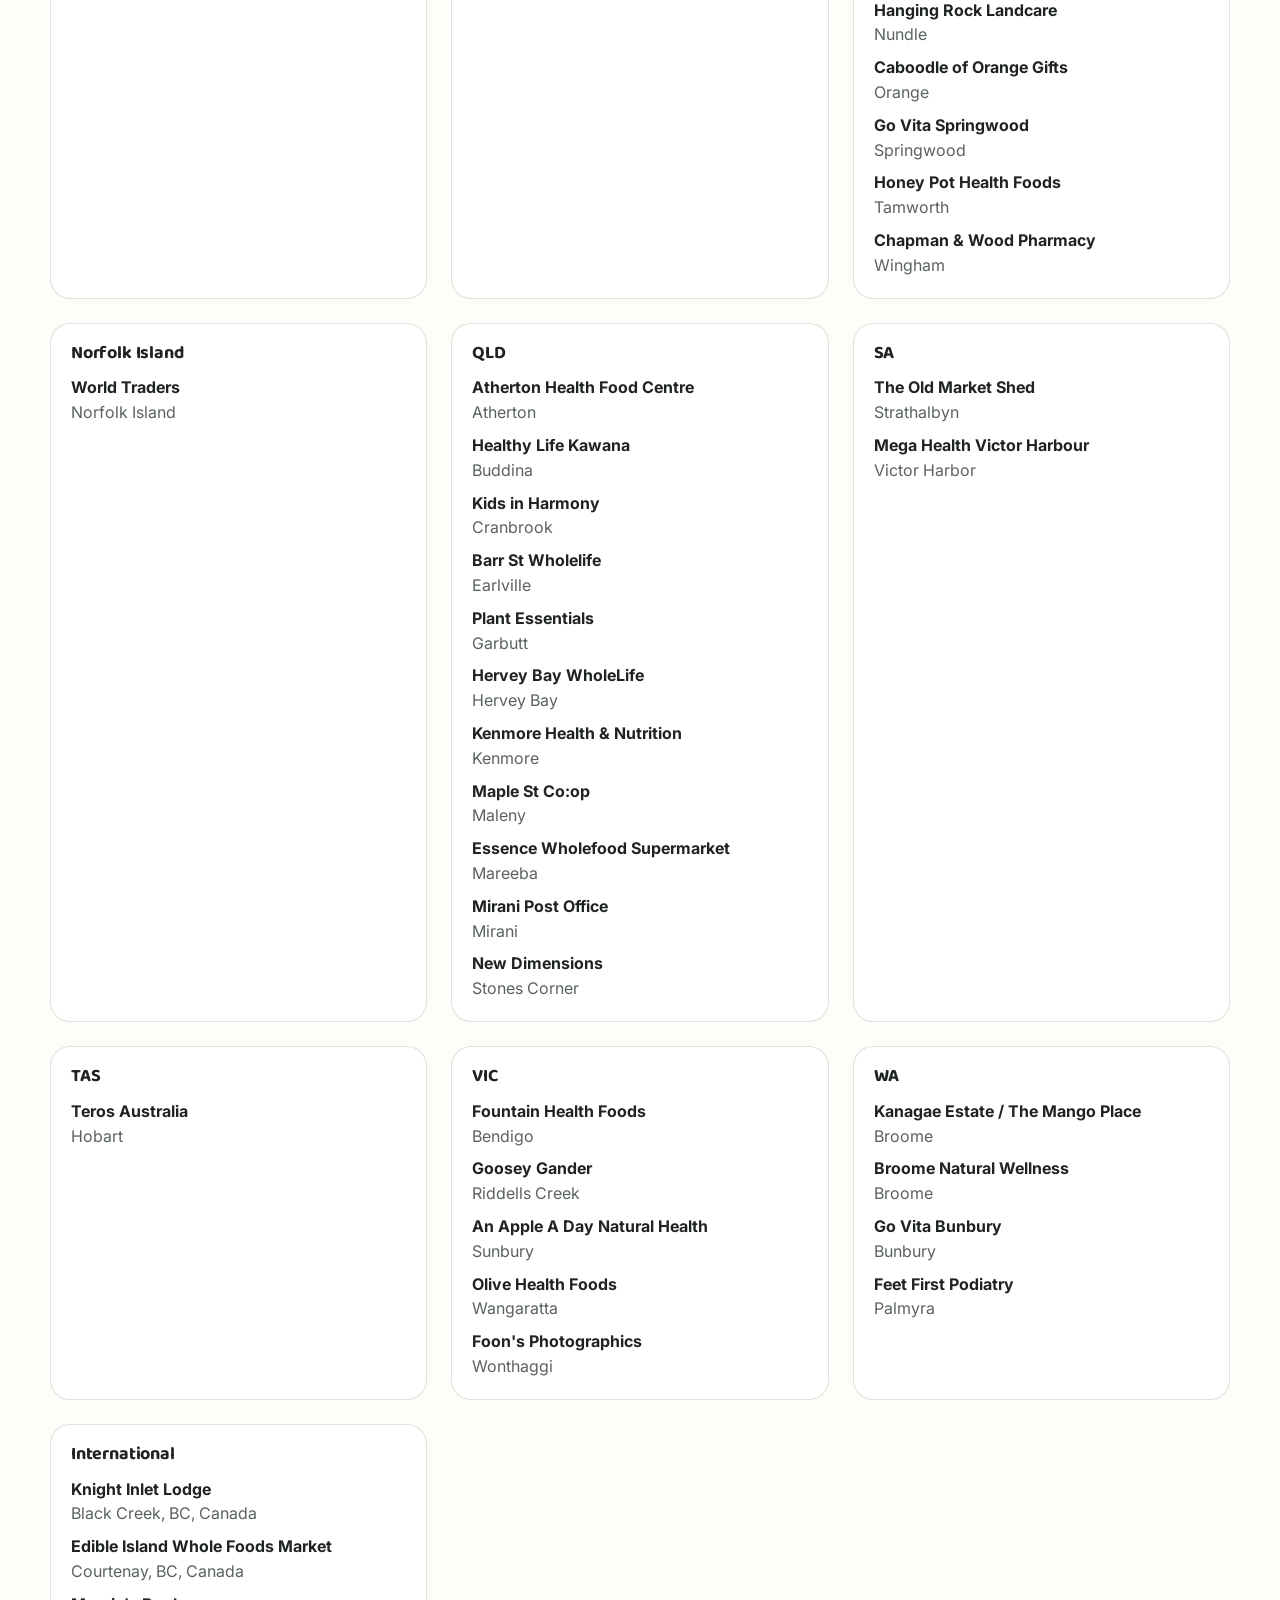
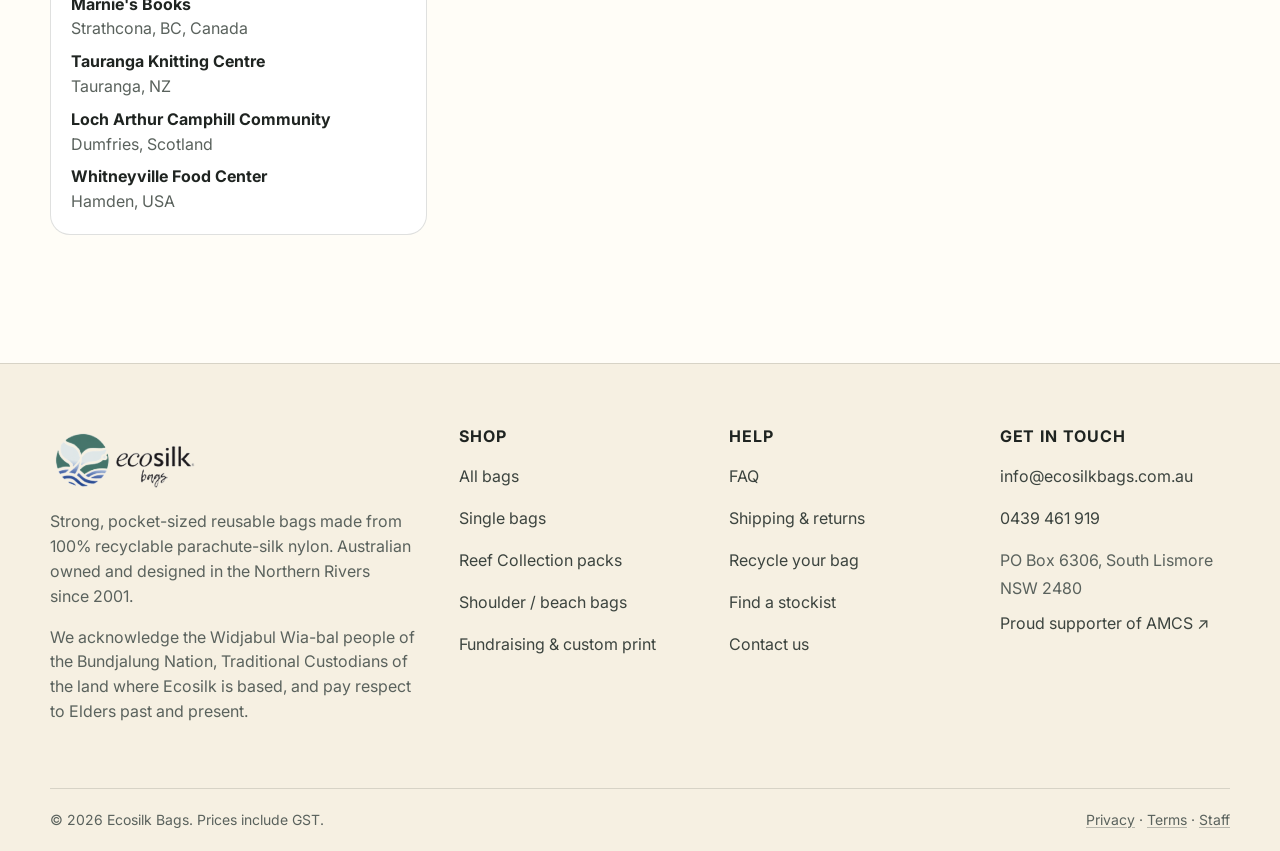
<file: stockists.html>
<!DOCTYPE html>
<html lang="en-AU">
<head>
<meta charset="UTF-8">
<meta name="viewport" content="width=device-width, initial-scale=1.0">
<title>Stockists — Ecosilk Bags</title>
<meta name="description" content="Find Ecosilk bags near you: health food stores, post offices and gift shops across Australia and overseas.">

<link rel="icon" href="assets/img/favicon.png" type="image/png">
<link rel="preconnect" href="https://fonts.googleapis.com">
<link rel="preconnect" href="https://fonts.gstatic.com" crossorigin>
<link href="https://fonts.googleapis.com/css2?family=Baloo+2:wght@600;700&family=Cormorant+Garamond:ital,wght@1,500&family=Inter:wght@400;500;600;700&display=swap" rel="stylesheet">
<link rel="stylesheet" href="assets/css/style.css">
</head>
<body>
<main id="main">

  <div class="wrap page-head"><span class="eyebrow">Stockists</span><h1>Find Ecosilk near you</h1><p>Prefer to feel the fabric first? These shops carry the range. Call ahead for colours — stock varies. Want to stock Ecosilk? <a href="wholesale.html">Start here</a>.</p>
  <div class="inline-form" style="margin-top:var(--space-6);max-width:520px;"><label class="visually-hidden" for="stockSearch">Search by town or shop</label><input id="stockSearch" type="search" placeholder="Search by town, state or shop name"></div></div>
  <div class="wrap stockist-groups" id="groups" style="padding-bottom:var(--space-16);"></div>
  <p class="wrap empty" id="noStock" hidden>No stockists match that search. Try a state, or <a href="shop.html">order online</a> with flat $10.95 shipping.</p>
</main>
<script>window.STOCKISTS = {"ACT": [["Griffith", "Mountain Creek Wholefoods"], ["Lyneham", "Lyneham Post Office"], ["Nicholls", "The Bower Birds"]], "NSW \u00b7 Sydney": [["McMahons Point", "Rapture Living"], ["Mortdale", "Mortdale Wholesalers"], ["Newport", "Newport Health Foods"], ["Newtown", "Bodhi Books & Gifts"]], "NSW \u00b7 Regional": [["Albury", "Border Just Foods"], ["Albury", "Olive Health Foods"], ["Ballina", "Go Vita Ballina"], ["Bathurst", "Bathurst Wholefood Co-op"], ["Bowral", "Country Accent"], ["Brunswick Heads", "Brunswick Heads Visitor Centre"], ["Byron Bay", "Fundamental Food Store"], ["Coffs Harbour", "First Fruits Wholefoods"], ["Coffs Harbour", "Go Vita Coffs Central"], ["Erina", "Go Vita Erina"], ["Grafton", "Go Vita Grafton"], ["Kyogle", "Kyogle Post Office"], ["Lismore", "Fundamental Foods"], ["Lismore", "Shoppe 117"], ["Lismore", "The Book Warehouse"], ["Lithgow", "The Natural Health Spot"], ["Mangrove Mountain", "Farmers & Artisans Market"], ["Nimbin", "Nimbin Post Office"], ["Nimbin", "The Green Bank"], ["Nundle", "Hanging Rock Landcare"], ["Orange", "Caboodle of Orange Gifts"], ["Springwood", "Go Vita Springwood"], ["Tamworth", "Honey Pot Health Foods"], ["Wingham", "Chapman & Wood Pharmacy"]], "Norfolk Island": [["Norfolk Island", "World Traders"]], "QLD": [["Atherton", "Atherton Health Food Centre"], ["Buddina", "Healthy Life Kawana"], ["Cranbrook", "Kids in Harmony"], ["Earlville", "Barr St Wholelife"], ["Garbutt", "Plant Essentials"], ["Hervey Bay", "Hervey Bay WholeLife"], ["Kenmore", "Kenmore Health & Nutrition"], ["Maleny", "Maple St Co:op"], ["Mareeba", "Essence Wholefood Supermarket"], ["Mirani", "Mirani Post Office"], ["Stones Corner", "New Dimensions"]], "SA": [["Strathalbyn", "The Old Market Shed"], ["Victor Harbor", "Mega Health Victor Harbour"]], "TAS": [["Hobart", "Teros Australia"]], "VIC": [["Bendigo", "Fountain Health Foods"], ["Riddells Creek", "Goosey Gander"], ["Sunbury", "An Apple A Day Natural Health"], ["Wangaratta", "Olive Health Foods"], ["Wonthaggi", "Foon's Photographics"]], "WA": [["Broome", "Kanagae Estate / The Mango Place"], ["Broome", "Broome Natural Wellness"], ["Bunbury", "Go Vita Bunbury"], ["Palmyra", "Feet First Podiatry"]], "International": [["Black Creek, BC, Canada", "Knight Inlet Lodge"], ["Courtenay, BC, Canada", "Edible Island Whole Foods Market"], ["Strathcona, BC, Canada", "Marnie's Books"], ["Tauranga, NZ", "Tauranga Knitting Centre"], ["Dumfries, Scotland", "Loch Arthur Camphill Community"], ["Hamden, USA", "Whitneyville Food Center"]]};</script>

<script src="assets/js/config.js"></script>
<script src="assets/js/catalog-data.js"></script>
<script src="assets/js/content.js"></script>
<script src="assets/js/store.js"></script>
<script src="assets/js/layout.js"></script>
<script src="assets/js/assistant.js"></script>

<script>
(function(){ const g=document.getElementById("groups"); const q=document.getElementById("stockSearch");
 function render(){ const s=(q.value||"").toLowerCase(); let any=false;
  g.innerHTML=Object.entries(window.STOCKISTS).map(([state,list])=>{ const items=list.filter(([town,shop])=>!s||(town+" "+shop+" "+state).toLowerCase().includes(s)); if(!items.length) return ""; any=true;
   return `<section class="stockist-group"><h3>${state}</h3><ul role="list">${items.map(([town,shop])=>`<li><b>${shop}</b><br><span>${town}</span></li>`).join("")}</ul></section>`; }).join("");
  document.getElementById("noStock").hidden=any; }
 q.addEventListener("input",render); render(); })();
</script>
</body></html>
</file>
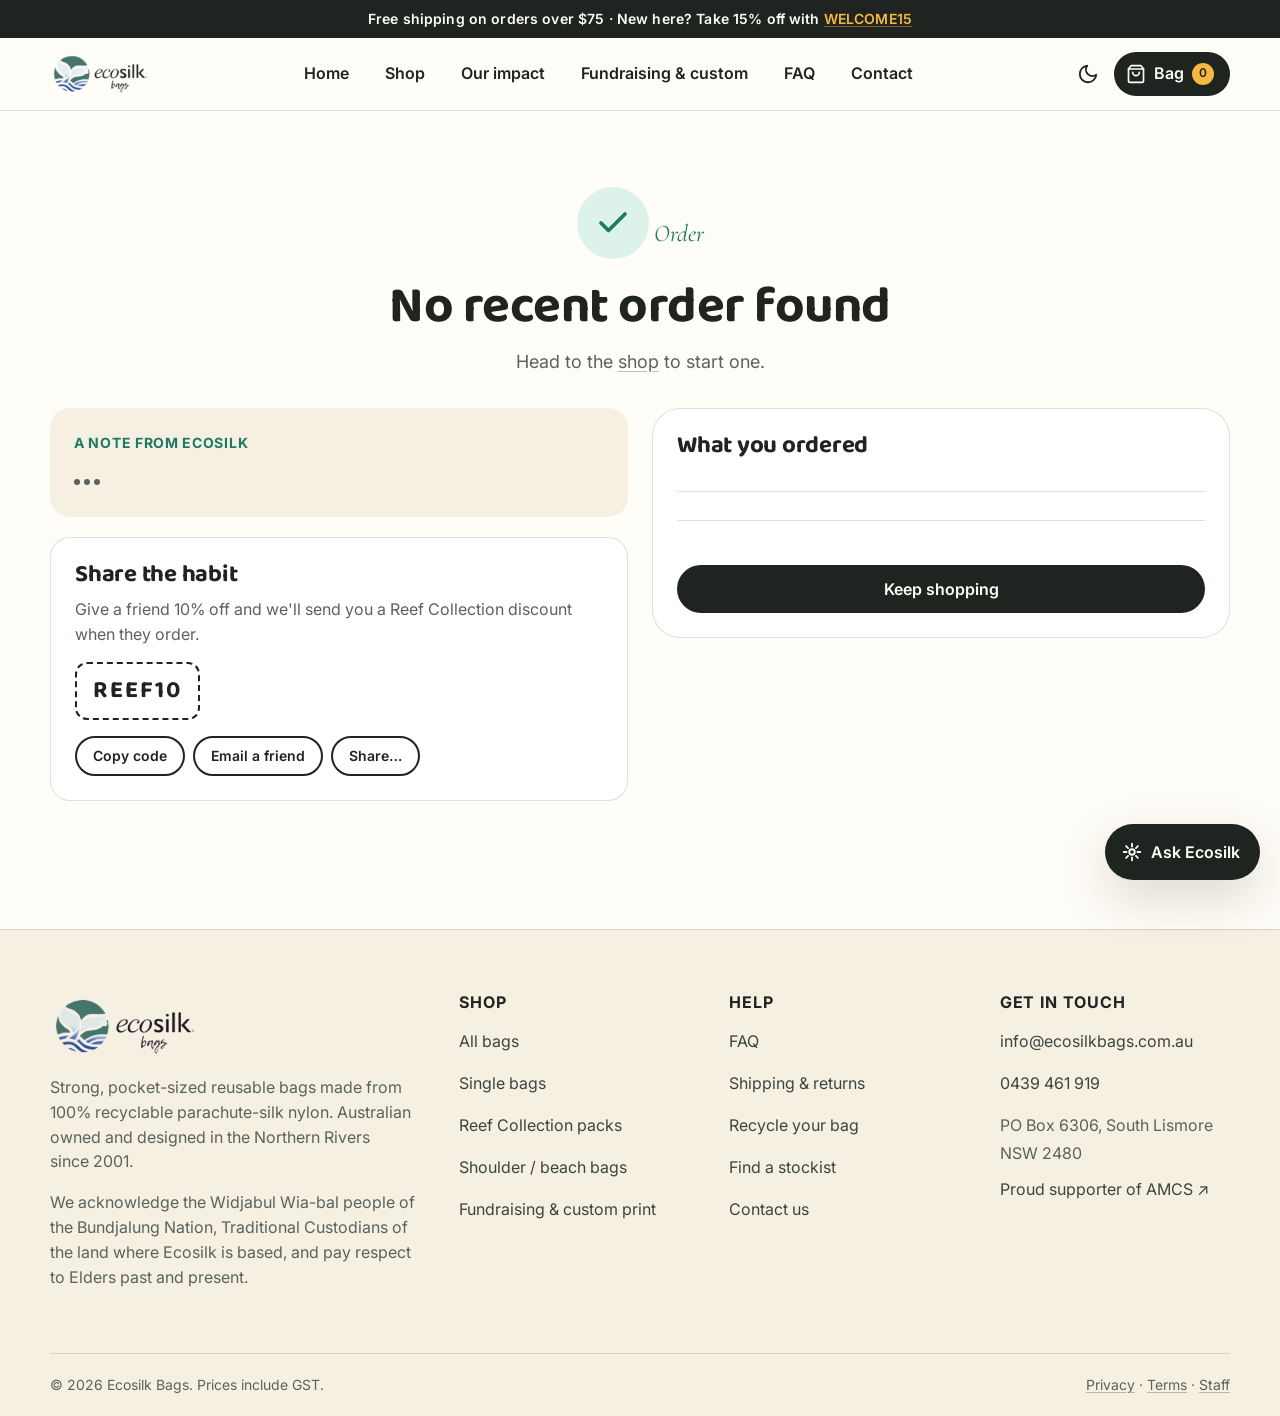
<file: thank-you.html>
<!DOCTYPE html>
<html lang="en-AU">
<head>
<meta charset="UTF-8">
<meta name="viewport" content="width=device-width, initial-scale=1.0">
<title>Thank you — Ecosilk Bags</title>
<meta name="robots" content="noindex">
<link rel="icon" href="assets/img/favicon.png" type="image/png">
<link rel="preconnect" href="https://fonts.googleapis.com">
<link rel="preconnect" href="https://fonts.gstatic.com" crossorigin>
<link href="https://fonts.googleapis.com/css2?family=Baloo+2:wght@600;700&family=Cormorant+Garamond:ital,wght@1,500&family=Inter:wght@400;500;600;700&display=swap" rel="stylesheet">
<link rel="stylesheet" href="assets/css/style.css">
</head>
<body>
<main id="main">
  <div class="wrap thanks-hero">
    <div class="tick" aria-hidden="true"><svg viewBox="0 0 24 24" fill="none" stroke="currentColor" stroke-width="2.5" stroke-linecap="round" stroke-linejoin="round"><path d="M20 6 9 17l-5-5"/></svg></div>
    <span class="eyebrow">Order <span id="orderNo"></span></span>
    <h1 id="thanksTitle">Thanks, your bags are on their way</h1>
    <p class="muted" style="max-width:52ch;margin:var(--space-3) auto 0;" id="thanksSub">A confirmation is heading to your inbox. We pack from the Northern Rivers within 1–2 business days.</p>
  </div>

  <div class="wrap grid-2" style="align-items:start;padding-bottom:var(--space-16);">
    <div style="display:grid;gap:var(--space-5);">
      <div class="ai-note" id="aiNote">
        <span class="label"><span id="aiLabel">A note from Ecosilk</span></span>
        <div id="aiBody"><div class="typing" aria-label="Writing"><i></i><i></i><i></i></div></div>
      </div>
      <div class="card">
        <h2 style="font-size:var(--text-lg);">Share the habit</h2>
        <p class="muted small" style="margin:var(--space-2) 0 var(--space-4);">Give a friend 10% off and we'll send you a Reef Collection discount when they order.</p>
        <div class="code-box" id="refCode">REEF10</div>
        <div class="share-row" style="margin-top:var(--space-4);">
          <button class="btn btn-outline btn-sm" type="button" id="copyCode">Copy code</button>
          <a class="btn btn-outline btn-sm" id="shareMail" href="#">Email a friend</a>
          <button class="btn btn-outline btn-sm" type="button" id="shareNative" hidden>Share…</button>
        </div>
      </div>
    </div>
    <aside class="order-card" aria-label="Order details">
      <h2 style="font-size:var(--text-lg);">What you ordered</h2>
      <div class="review-block" id="orderLines"></div>
      <div class="review-block" style="border-top:1px solid var(--line);padding-top:var(--space-3);" id="orderTotals"></div>
      <div class="review-block" style="border-top:1px solid var(--line);padding-top:var(--space-3);" id="orderShip"></div>
      <p class="small muted" id="orderStatus"></p>
      <a class="btn btn-dark" href="shop.html">Keep shopping</a>
    </aside>
  </div>
</main>

<script src="assets/js/config.js"></script>
<script src="assets/js/catalog-data.js"></script>
<script src="assets/js/content.js"></script>
<script src="assets/js/store.js"></script>
<script src="assets/js/layout.js"></script>
<script src="assets/js/assistant.js"></script>
<script>
(function () {
  const E = window.Ecosilk; const CFG = E.CFG;
  const o = E.getLastOrder();
  const back = new URLSearchParams(location.search);
  // Returning from Stripe Checkout: only clear the bag when the session matches the order saved before redirecting.
  if (back.get("paid") === "1" && o && o.payment && o.payment.method === "stripe" && o.payment.id === back.get("session_id")) { E.clearCart(); E.clearPromo(); }
  if (!o) { document.getElementById("thanksTitle").textContent = "No recent order found"; document.getElementById("thanksSub").innerHTML = 'Head to the <a href="shop.html">shop</a> to start one.'; document.getElementById("aiNote").hidden = true; return; }
  document.getElementById("orderNo").textContent = o.number;
  if (o.testMode) { document.getElementById("thanksTitle").textContent = `Test order placed, ${o.customer.firstName}`; document.getElementById("thanksSub").textContent = "This was a dummy-run order: nothing was charged. Everything else ran exactly as it will for a real customer."; }
  else if (o.payment && o.payment.method === "stripe") { document.getElementById("thanksTitle").textContent = `Thanks ${o.customer.firstName}, your payment is being confirmed`; document.getElementById("thanksSub").textContent = "Stripe is confirming your payment now. Your order is recorded as soon as that completes, and we'll be in touch if anything needs checking."; }
  else document.getElementById("thanksTitle").textContent = `Thanks ${o.customer.firstName}, your bags are on their way`;
  document.getElementById("orderLines").innerHTML = o.lines.map(l => `<div class="kv"><span>${l.qty} × ${l.name}</span><span>${E.money(l.total)}</span></div>`).join("") + (o.gifts || []).map(g => `<div class="kv"><span>1 × ${g.name} <span class="badge badge-green">Free</span></span><span>$0.00</span></div>`).join("");
  const sav = (o.discount || 0) + (o.volumeDiscount || 0);
  document.getElementById("orderTotals").innerHTML = `<div class="kv"><span>Subtotal</span><span>${E.money(o.subtotal)}</span></div>${sav ? `<div class="kv"><span>Savings${o.code ? " (" + o.code + ")" : ""}</span><span class="free">−${E.money(sav)}</span></div>` : ""}<div class="kv"><span>Shipping</span><span>${o.shipping ? E.money(o.shipping) : "Free"}</span></div><div class="kv" style="font-weight:700;"><span>Total paid</span><span>${E.money(o.total)}</span></div><div class="kv small muted"><span>Includes GST</span><span>${E.money(o.gst)}</span></div>`;
  const c = o.customer;
  document.getElementById("orderShip").innerHTML = `<div class="kv"><span>Deliver to</span><span>${c.firstName} ${c.lastName}<br>${c.address1}${c.address2 ? "<br>" + c.address2 : ""}<br>${c.city} ${c.state} ${c.postcode}</span></div><div class="kv"><span>Payment</span><span>${o.payment.method === "paypal" ? "PayPal" + (o.payment.env === "sandbox" ? " (sandbox)" : "") : "Test order — not charged"}</span></div>`;
  document.getElementById("orderStatus").textContent = o.delivery && o.delivery.delivered ? "Order email sent to the Ecosilk team." : "Order saved in this browser only (Formspree order ID not set yet) — it appears on the staff dashboard.";

  // Referral / share
  const mail = `mailto:?subject=${encodeURIComponent("Thought you'd like these bags")}&body=${encodeURIComponent(`I just ordered from Ecosilk — reusable bags that carry 14 kg and fold into your pocket. Use code REEF10 for 10% off: ${location.origin}${location.pathname.replace(/[^/]*$/, "")}shop.html`)}`;
  document.getElementById("shareMail").href = mail;
  document.getElementById("copyCode").addEventListener("click", async e => { try { await navigator.clipboard.writeText("REEF10"); e.target.textContent = "Copied"; } catch (err) { e.target.textContent = "REEF10"; } });
  if (navigator.share) { const b = document.getElementById("shareNative"); b.hidden = false; b.addEventListener("click", () => navigator.share({ title: "Ecosilk Bags", text: "Reusable bags that carry 14 kg and fold into your pocket. Code REEF10 for 10% off.", url: location.origin + location.pathname.replace(/[^/]*$/, "") + "shop.html" }).catch(() => {})); }

  // AI note (personalised care + packing-style tips). Falls back to a static note.
  const body = document.getElementById("aiBody");
  const fallback = () => {
    const cats = [...new Set(o.lines.map(l => l.category))];
    body.innerHTML = `<p>Thanks for choosing to carry differently, ${c.firstName}. ${cats.length > 1 ? "Your " + cats.slice(0, -1).join(", ") + " and " + cats.slice(-1) : "Your " + cats[0]} will be packed by hand in Lismore and posted within a couple of days.</p><p>Care is simple: quick machine wash, line dry, cool iron only if you must. Keep one scrunched in a pocket or glovebox and you'll never be caught out again.</p><p>When a bag finally wears out, post it back to us and the nylon is recycled.</p>`;
  };
  if (window.EcosilkAssistant && window.EcosilkAssistant.available()) {
    window.EcosilkAssistant.call("/order-note", { order: { number: o.number, customer: { firstName: c.firstName, state: c.state, notes: c.notes, gift: c.gift }, lines: o.lines, gifts: o.gifts, total: o.total, code: o.code } })
      .then(r => { if (r && r.note) { body.innerHTML = r.note.split(/\n{2,}/).map(p => `<p>${p.replace(/</g, "&lt;")}</p>`).join(""); document.getElementById("aiLabel").textContent = "A note from Ecosilk, written for your order"; } else fallback(); })
      .catch(fallback);
  } else fallback();
})();
</script>
</body>
</html>
</file>
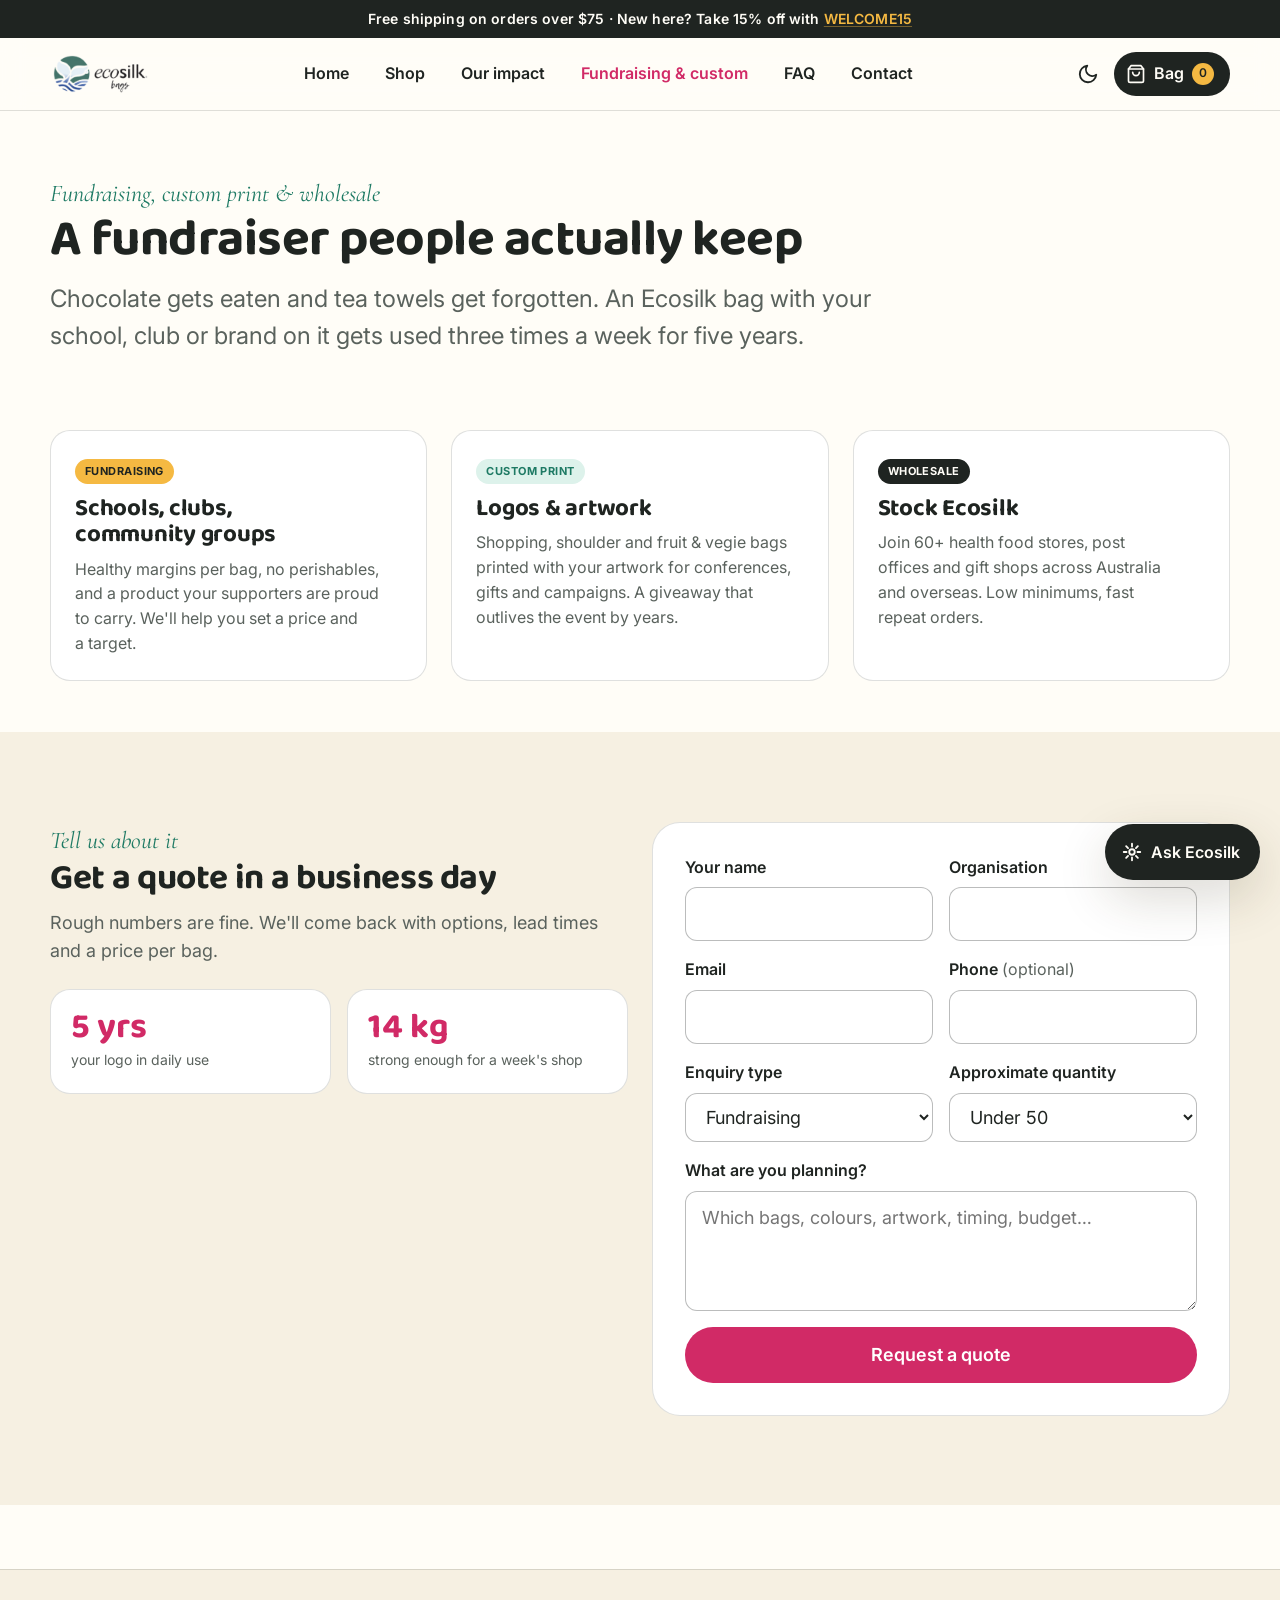
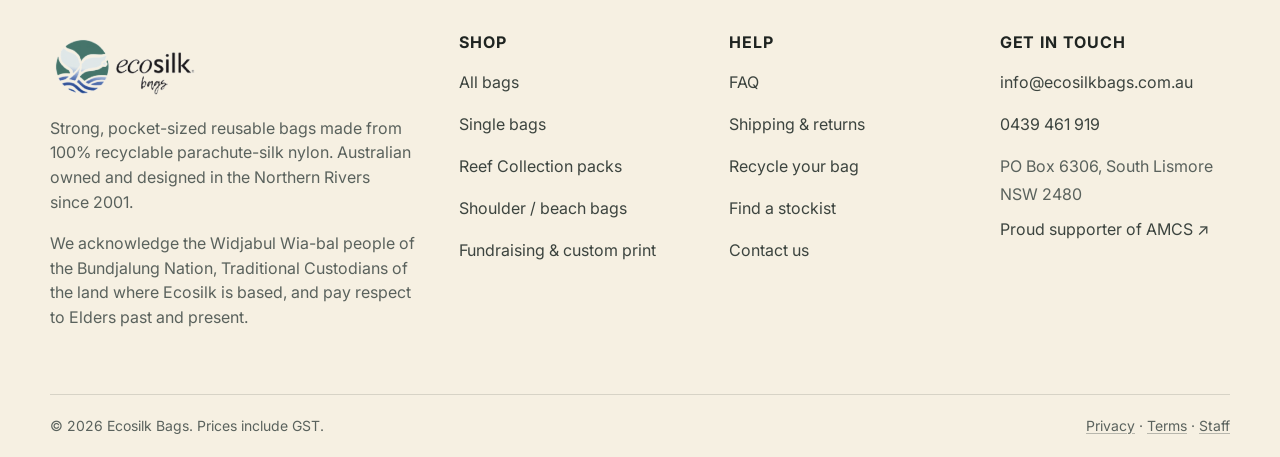
<file: wholesale.html>
<!DOCTYPE html>
<html lang="en-AU">
<head>
<meta charset="UTF-8">
<meta name="viewport" content="width=device-width, initial-scale=1.0">
<title>Fundraising, custom print & wholesale — Ecosilk Bags</title>
<meta name="description" content="Print your logo on Ecosilk bags for fundraising and promotions, or stock Ecosilk in your store. Healthy margins, a product people keep for years.">

<link rel="icon" href="assets/img/favicon.png" type="image/png">
<link rel="preconnect" href="https://fonts.googleapis.com">
<link rel="preconnect" href="https://fonts.gstatic.com" crossorigin>
<link href="https://fonts.googleapis.com/css2?family=Baloo+2:wght@600;700&family=Cormorant+Garamond:ital,wght@1,500&family=Inter:wght@400;500;600;700&display=swap" rel="stylesheet">
<link rel="stylesheet" href="assets/css/style.css">
</head>
<body>
<main id="main">

  <div class="wrap page-head"><span class="eyebrow">Fundraising, custom print &amp; wholesale</span><h1>A fundraiser people actually keep</h1><p>Chocolate gets eaten and tea towels get forgotten. An Ecosilk bag with your school, club or brand on it gets used three times a week for five years.</p></div>

  <section class="section-tight">
    <div class="wrap grid-2" style="grid-template-columns:1fr 1fr 1fr;" id="threeUp">
      <div class="card"><span class="badge">Fundraising</span><h2 style="font-size:var(--text-lg);margin-top:var(--space-3);">Schools, clubs, community groups</h2><p class="muted small" style="margin-top:var(--space-2);">Healthy margins per bag, no perishables, and a product your supporters are proud to carry. We'll help you set a price and a target.</p></div>
      <div class="card"><span class="badge badge-green">Custom print</span><h2 style="font-size:var(--text-lg);margin-top:var(--space-3);">Logos &amp; artwork</h2><p class="muted small" style="margin-top:var(--space-2);">Shopping, shoulder and fruit &amp; vegie bags printed with your artwork for conferences, gifts and campaigns. A giveaway that outlives the event by years.</p></div>
      <div class="card"><span class="badge badge-ink">Wholesale</span><h2 style="font-size:var(--text-lg);margin-top:var(--space-3);">Stock Ecosilk</h2><p class="muted small" style="margin-top:var(--space-2);">Join 60+ health food stores, post offices and gift shops across Australia and overseas. Low minimums, fast repeat orders.</p></div>
    </div>
  </section>

  <section class="section" style="background:var(--surface-2);">
    <div class="wrap grid-2" style="align-items:start;">
      <div>
        <span class="eyebrow">Tell us about it</span>
        <h2>Get a quote in a business day</h2>
        <p class="muted" style="margin-top:var(--space-3);">Rough numbers are fine. We'll come back with options, lead times and a price per bag.</p>
        <div class="stat-grid" style="grid-template-columns:1fr 1fr;">
          <div class="stat"><strong>5 yrs</strong><span>your logo in daily use</span></div>
          <div class="stat"><strong>14 kg</strong><span>strong enough for a week's shop</span></div>
        </div>
      </div>
      <form class="panel form" id="wsForm" novalidate>
        <div class="form-row">
          <div class="field"><label for="wName">Your name</label><input id="wName" name="name" autocomplete="name" required><span class="error">Please enter your name.</span></div>
          <div class="field"><label for="wOrg">Organisation</label><input id="wOrg" name="organisation" autocomplete="organization" required><span class="error">Please enter your organisation.</span></div>
        </div>
        <div class="form-row">
          <div class="field"><label for="wEmail">Email</label><input id="wEmail" name="email" type="email" autocomplete="email" required><span class="error">Please enter a valid email.</span></div>
          <div class="field"><label for="wPhone">Phone <span class="opt">(optional)</span></label><input id="wPhone" name="phone" type="tel" autocomplete="tel"></div>
        </div>
        <div class="form-row">
          <div class="field"><label for="wType">Enquiry type</label><select id="wType" name="type"><option>Fundraising</option><option>Custom print / promotional</option><option>Wholesale / become a stockist</option></select></div>
          <div class="field"><label for="wQty">Approximate quantity</label><select id="wQty" name="quantity"><option>Under 50</option><option>50–100</option><option>100–250</option><option>250–500</option><option>500+</option></select></div>
        </div>
        <div class="field"><label for="wMsg">What are you planning?</label><textarea id="wMsg" name="message" placeholder="Which bags, colours, artwork, timing, budget…"></textarea></div>
        <button class="btn btn-primary btn-lg" type="submit">Request a quote</button>
      </form>
    </div>
  </section>
</main>

<script src="assets/js/config.js"></script>
<script src="assets/js/catalog-data.js"></script>
<script src="assets/js/content.js"></script>
<script src="assets/js/store.js"></script>
<script src="assets/js/layout.js"></script>
<script src="assets/js/assistant.js"></script>

<style>@media (max-width:900px){ #threeUp{grid-template-columns:1fr !important;} }</style>
<script>
(function(){ const E=window.Ecosilk; const f=document.getElementById("wsForm");
 f.addEventListener("submit", async e=>{ e.preventDefault(); if(!E.validate(f)) return; const b=f.querySelector("button"); b.disabled=true; b.textContent="Sending…";
   const data=Object.fromEntries(new FormData(f).entries());
   const r=await E.submitForm("wholesale",{...data,_subject:`Ecosilk ${data.type} enquiry — ${data.organisation}`,_replyto:data.email}); E.track("generate_lead",{form:"wholesale",type:data.type});
   f.innerHTML=`<div class="form-success" role="status">Thanks ${data.name.split(" ")[0]}. We'll reply to ${data.email} within a business day with options and pricing.${r.delivered?"":` <span class="small">(${r.message})</span>`}</div>`; });
})();
</script>
</body></html>
</file>
<file: assets/css/style.css>
/* ============================================================
   ECOSILK BAGS — design system + components
   Type: Baloo 2 (display) · Inter (body) · Cormorant Garamond italic (accents)
   Palette evolves the brand: cream / ink / cerise / sea green / gold / teal,
   tuned so every text colour meets WCAG AA on its surface.
   ============================================================ */

:root, [data-theme="light"] {
  --bg: #FFFDF7;
  --surface: #FFFFFF;
  --surface-2: #F6F0E2;
  --surface-3: #ECE4D0;
  --ink: #1F2421;
  --ink-soft: #3C443F;
  --muted: #5A625D;
  --line: rgba(31, 36, 33, 0.14);
  --line-strong: #1F2421;

  --accent: #D12A66;          /* cerise, AA with white text and on cream */
  --accent-hover: #B82259;
  --accent-soft: #FBE3EC;
  --accent-bright: #E63E7A;   /* decorative only */

  --green: #1E7A64;           /* sea green, text-safe */
  --green-bright: #2FA88C;    /* decorative */
  --green-soft: #DDF2EB;
  --gold: #F5B942;
  --gold-soft: #FDF0D3;
  --teal: #1D6E85;
  --purple: #6F47B5;

  --on-accent: #FFFFFF;
  --on-dark: #FFFDF7;

  --shadow-sm: 0 1px 2px rgba(60, 50, 20, 0.08), 0 2px 8px rgba(60, 50, 20, 0.06);
  --shadow-md: 0 6px 24px rgba(60, 50, 20, 0.12);
  --shadow-lg: 0 18px 50px rgba(60, 50, 20, 0.18);

  --font-display: 'Baloo 2', 'Inter', system-ui, sans-serif;
  --font-body: 'Inter', system-ui, -apple-system, sans-serif;
  --font-accent: 'Cormorant Garamond', Georgia, serif;

  --text-xs: clamp(0.75rem, 0.7rem + 0.25vw, 0.875rem);
  --text-sm: clamp(0.875rem, 0.8rem + 0.35vw, 1rem);
  --text-base: clamp(1rem, 0.95rem + 0.25vw, 1.125rem);
  --text-lg: clamp(1.125rem, 1rem + 0.75vw, 1.5rem);
  --text-xl: clamp(1.5rem, 1.2rem + 1.25vw, 2.25rem);
  --text-2xl: clamp(2rem, 1.2rem + 2.5vw, 3.5rem);
  --text-3xl: clamp(2.5rem, 1rem + 4vw, 4.5rem);

  --space-1: 0.25rem; --space-2: 0.5rem; --space-3: 0.75rem; --space-4: 1rem;
  --space-5: 1.25rem; --space-6: 1.5rem; --space-8: 2rem; --space-10: 2.5rem;
  --space-12: 3rem; --space-16: 4rem; --space-20: 5rem; --space-24: 6rem;

  --radius-sm: 6px; --radius-md: 12px; --radius-lg: 20px; --radius-xl: 28px; --radius-pill: 999px;
  --wrap: 1180px;
  --header-h: 72px;
  color-scheme: light;
}

[data-theme="dark"] {
  --bg: #141D19;
  --surface: #1C2823;
  --surface-2: #22312B;
  --surface-3: #2B3C35;
  --ink: #F3EFE4;
  --ink-soft: #DCD8CC;
  --muted: #B4BDB7;
  --line: rgba(243, 239, 228, 0.14);
  --line-strong: #F3EFE4;

  --accent: #FF6FA0;
  --accent-hover: #FF8AB2;
  --accent-soft: #3A2430;
  --accent-bright: #FF6FA0;

  --green: #5CD3B4;
  --green-bright: #5CD3B4;
  --green-soft: #1F3A32;
  --gold: #F5B942;
  --gold-soft: #3A3120;
  --teal: #1D6E85;
  --purple: #B59BE8;

  --on-accent: #1F2421;
  --on-dark: #FFFDF7;

  --shadow-sm: 0 1px 2px rgba(0,0,0,0.3), 0 2px 8px rgba(0,0,0,0.25);
  --shadow-md: 0 6px 24px rgba(0,0,0,0.4);
  --shadow-lg: 0 18px 50px rgba(0,0,0,0.5);
  color-scheme: dark;
}

/* ---------- Base ---------- */
*, *::before, *::after { box-sizing: border-box; margin: 0; padding: 0; }
html { -webkit-text-size-adjust: 100%; scroll-behavior: smooth; }
body {
  background: var(--bg); color: var(--ink);
  font-family: var(--font-body); font-size: var(--text-base); line-height: 1.55;
  -webkit-font-smoothing: antialiased; min-height: 100vh;
  display: flex; flex-direction: column;
}
main { flex: 1; }
img, svg, video { max-width: 100%; display: block; }
img { height: auto; }
a { color: inherit; text-decoration-color: color-mix(in srgb, currentColor 40%, transparent); text-underline-offset: 0.15em; }
a:hover { text-decoration-color: currentColor; }
button, input, select, textarea { font: inherit; color: inherit; }
button { cursor: pointer; background: none; border: 0; }
h1, h2, h3, h4 { font-family: var(--font-display); font-weight: 700; line-height: 1.1; letter-spacing: -0.01em; text-wrap: balance; }
h1 { font-size: var(--text-2xl); }
h2 { font-size: var(--text-xl); }
h3 { font-size: var(--text-lg); }
p { text-wrap: pretty; }
ul[role="list"], ol[role="list"] { list-style: none; }
:focus-visible { outline: 3px solid var(--accent); outline-offset: 3px; border-radius: 4px; }
::selection { background: var(--gold); color: #1F2421; }
.visually-hidden { position: absolute !important; width: 1px; height: 1px; padding: 0; margin: -1px; overflow: hidden; clip: rect(0 0 0 0); white-space: nowrap; border: 0; }
.skip-link { position: absolute; left: var(--space-4); top: -100px; z-index: 1000; background: var(--ink); color: var(--bg); padding: var(--space-3) var(--space-5); border-radius: var(--radius-md); font-weight: 600; }
.skip-link:focus { top: var(--space-4); }

@media (prefers-reduced-motion: reduce) {
  *, *::before, *::after { animation-duration: 0.001ms !important; animation-iteration-count: 1 !important; transition-duration: 0.001ms !important; scroll-behavior: auto !important; }
}

.wrap { width: min(var(--wrap), 100% - var(--space-10)); margin-inline: auto; }
@media (max-width: 640px) { .wrap { width: min(var(--wrap), 100% - var(--space-8)); } }
.narrow { max-width: 720px; }
.muted { color: var(--muted); }
.small { font-size: var(--text-sm); }
.eyebrow { font-family: var(--font-accent); font-style: italic; font-size: var(--text-lg); color: var(--green); }
.accent { color: var(--accent); }
.section { padding-block: clamp(var(--space-12), 7vw, var(--space-24)); }
.section-tight { padding-block: clamp(var(--space-8), 4vw, var(--space-16)); }
.section-head { display: flex; align-items: flex-end; justify-content: space-between; gap: var(--space-6); margin-bottom: var(--space-8); flex-wrap: wrap; }
.section-head p { max-width: 52ch; color: var(--muted); margin-top: var(--space-2); }
.page-head { padding: clamp(var(--space-10), 6vw, var(--space-16)) 0 var(--space-6); }
.page-head p { color: var(--muted); max-width: 60ch; margin-top: var(--space-3); font-size: var(--text-lg); }

/* ---------- Buttons ---------- */
.btn { display: inline-flex; align-items: center; justify-content: center; gap: var(--space-2); min-height: 48px; padding: 0 var(--space-6); border-radius: var(--radius-pill); font-weight: 600; font-size: var(--text-sm); text-decoration: none; border: 2px solid transparent; transition: transform .15s ease, background .15s ease, border-color .15s ease, color .15s ease; white-space: nowrap; }
.btn:active { transform: translateY(1px); }
.btn-primary { background: var(--accent); color: var(--on-accent); }
.btn-primary:hover { background: var(--accent-hover); }
.btn-dark { background: var(--ink); color: var(--bg); }
.btn-dark:hover { background: var(--ink-soft); }
.btn-outline { border-color: var(--line-strong); color: var(--ink); background: transparent; }
.btn-outline:hover { background: var(--ink); color: var(--bg); }
.btn-ghost { color: var(--ink); min-height: 44px; padding-inline: var(--space-3); }
.btn-ghost:hover { background: var(--surface-2); }
.btn-sm { min-height: 40px; padding-inline: var(--space-4); font-size: var(--text-xs); }
.btn-lg { min-height: 56px; padding-inline: var(--space-8); font-size: var(--text-base); }
.btn-block { width: 100%; }
.btn[disabled], .btn[aria-disabled="true"] { opacity: .5; cursor: not-allowed; }
.icon-btn { display: inline-flex; align-items: center; justify-content: center; width: 44px; height: 44px; border-radius: var(--radius-pill); color: var(--ink); }
.icon-btn:hover { background: var(--surface-2); }
.icon-btn svg { width: 22px; height: 22px; }

/* ---------- Announcement + Header ---------- */
.announce { background: var(--ink); color: var(--bg); text-align: center; font-size: var(--text-xs); font-weight: 600; padding: var(--space-2) var(--space-4); letter-spacing: 0.01em; }
.announce a { color: var(--gold); }
.site-header { position: sticky; top: 0; z-index: 150; background: color-mix(in srgb, var(--bg) 88%, transparent); backdrop-filter: blur(12px); -webkit-backdrop-filter: blur(12px); border-bottom: 1px solid var(--line); }
.header-row { display: flex; align-items: center; justify-content: space-between; gap: var(--space-4); min-height: var(--header-h); }
.brand { display: inline-flex; align-items: center; gap: var(--space-3); text-decoration: none; }
.brand img { height: 44px; width: auto; }
.brand .logo-dark { display: none; }
[data-theme="dark"] .brand .logo-light { display: none; }
[data-theme="dark"] .brand .logo-dark { display: block; }
.nav-links { display: flex; gap: var(--space-1); align-items: center; }
.nav-links a { text-decoration: none; font-weight: 600; font-size: var(--text-sm); padding: var(--space-3) var(--space-4); border-radius: var(--radius-pill); min-height: 44px; display: inline-flex; align-items: center; }
.nav-links a:hover { background: var(--surface-2); }
.nav-links a[aria-current="page"] { color: var(--accent); }
.header-actions { display: flex; align-items: center; gap: var(--space-1); }
.cart-btn { position: relative; display: inline-flex; align-items: center; gap: var(--space-2); background: var(--ink); color: var(--bg); min-height: 44px; padding: 0 var(--space-4) 0 var(--space-3); border-radius: var(--radius-pill); font-weight: 600; font-size: var(--text-sm); text-decoration: none; }
.cart-btn svg { width: 20px; height: 20px; }
.cart-btn .count { background: var(--gold); color: #1F2421; border-radius: var(--radius-pill); min-width: 22px; height: 22px; display: inline-flex; align-items: center; justify-content: center; font-size: 12px; padding: 0 6px; }
.menu-btn { display: none; }
@media (max-width: 860px) {
  .nav-links { display: none; position: absolute; top: 100%; left: 0; right: 0; background: var(--bg); border-bottom: 1px solid var(--line); flex-direction: column; align-items: stretch; padding: var(--space-3) var(--space-5) var(--space-5); box-shadow: var(--shadow-md); }
  .nav-links.open { display: flex; }
  .nav-links a { min-height: 48px; font-size: var(--text-base); }
  .menu-btn { display: inline-flex; }
  .brand img { height: 38px; }
}

/* ---------- Hero ---------- */
.hero { padding-block: clamp(var(--space-10), 6vw, var(--space-20)) clamp(var(--space-8), 4vw, var(--space-12)); }
.hero-grid { display: grid; grid-template-columns: 1.05fr 1fr; gap: clamp(var(--space-8), 5vw, var(--space-16)); align-items: center; }
.hero h1 { font-size: var(--text-3xl); line-height: 1.02; margin: var(--space-4) 0 var(--space-5); }
.hero .lede { font-size: var(--text-lg); color: var(--ink-soft); max-width: 46ch; }
.hero-cta { display: flex; gap: var(--space-3); flex-wrap: wrap; margin-top: var(--space-8); align-items: center; }
.hero-proof { display: flex; gap: var(--space-6); flex-wrap: wrap; margin-top: var(--space-8); font-size: var(--text-sm); color: var(--muted); }
.hero-proof strong { display: block; color: var(--ink); font-family: var(--font-display); font-size: var(--text-lg); line-height: 1; }
.hero-visual { position: relative; }
.swatch-stage { background: var(--surface-2); border-radius: var(--radius-xl); padding: var(--space-6); box-shadow: var(--shadow-sm); }
.swatch-stage .stage-wrap { aspect-ratio: 1; border-radius: var(--radius-lg); background: var(--surface); display: grid; place-items: center; padding: 6%; }
.swatch-stage .stage-img { width: 100%; height: 100%; background-size: 160%; background-position: center; background-color: var(--surface-3); transition: background-image .2s ease; -webkit-mask: url("../img/bag-mask.svg") center / contain no-repeat; mask: url("../img/bag-mask.svg") center / contain no-repeat; filter: drop-shadow(0 10px 18px rgba(60,50,20,.18)); }
.stage-row { display: flex; align-items: center; justify-content: space-between; gap: var(--space-3); margin-top: var(--space-4); flex-wrap: wrap; }
.stage-row .name { font-family: var(--font-display); font-size: var(--text-lg); font-weight: 700; }
.swatch-wall { display: grid; grid-template-columns: repeat(12, 1fr); gap: 6px; margin-top: var(--space-4); }
.swatch { aspect-ratio: 1; border-radius: 8px; background-size: cover; background-position: center; border: 2px solid transparent; transition: transform .2s cubic-bezier(.34,1.56,.64,1); padding: 0; min-width: 0; }
.swatch:hover { transform: scale(1.12); z-index: 2; }
.swatch[aria-pressed="true"] { border-color: var(--ink); transform: scale(1.08); }
@media (max-width: 960px) { .hero-grid { grid-template-columns: 1fr; } .swatch-wall { grid-template-columns: repeat(8, 1fr); } }
@media (max-width: 480px) { .swatch-wall { grid-template-columns: repeat(6, 1fr); gap: 8px; } .swatch { border-radius: 10px; } }

/* ---------- Trust strip ---------- */
.trust-strip { border-block: 1px solid var(--line); }
.trust-strip .wrap { display: flex; gap: var(--space-8); justify-content: space-between; flex-wrap: wrap; padding-block: var(--space-4); font-size: var(--text-sm); color: var(--ink-soft); }
.trust-strip span { display: inline-flex; align-items: center; gap: var(--space-2); }
.trust-strip svg { width: 18px; height: 18px; color: var(--green); }

/* ---------- Product cards ---------- */
.product-grid { display: grid; grid-template-columns: repeat(4, 1fr); gap: var(--space-6) var(--space-5); }
@media (max-width: 1060px) { .product-grid { grid-template-columns: repeat(3, 1fr); } }
@media (max-width: 720px) { .product-grid { grid-template-columns: repeat(2, 1fr); gap: var(--space-5) var(--space-3); } }
.product-card { position: relative; display: flex; flex-direction: column; background: var(--surface); border-radius: var(--radius-lg); overflow: hidden; border: 1px solid var(--line); transition: transform .2s ease, box-shadow .2s ease; }
.product-card:hover { transform: translateY(-3px); box-shadow: var(--shadow-md); }
.product-card .thumb { aspect-ratio: 1; background: var(--surface-2); overflow: hidden; }
.product-card .thumb img { width: 100%; height: 100%; object-fit: cover; transition: transform .4s ease; }
.product-card:hover .thumb img { transform: scale(1.04); }
.product-card .info { padding: var(--space-4) var(--space-4) var(--space-4); display: flex; flex-direction: column; gap: var(--space-1); flex: 1; }
.product-card h3 { font-size: var(--text-base); font-family: var(--font-body); font-weight: 600; }
.product-card h3 a { text-decoration: none; }
.product-card h3 a::after { content: ""; position: absolute; inset: 0; }
.product-card .meta { color: var(--muted); font-size: var(--text-xs); }
.product-card .price-row { display: flex; align-items: center; justify-content: space-between; margin-top: auto; padding-top: var(--space-2); gap: var(--space-2); }
.price { font-family: var(--font-display); font-weight: 700; font-size: var(--text-lg); }
.price small { font-family: var(--font-body); font-weight: 500; color: var(--muted); font-size: var(--text-xs); }
.price .was { text-decoration: line-through; color: var(--muted); font-weight: 500; font-size: var(--text-sm); margin-right: var(--space-2); }
.badge { display: inline-flex; align-items: center; gap: 4px; font-size: 11px; font-weight: 700; letter-spacing: .04em; text-transform: uppercase; padding: 4px 10px; border-radius: var(--radius-pill); background: var(--gold); color: #1F2421; }
.badge-green { background: var(--green-soft); color: var(--green); }
.badge-ink { background: var(--ink); color: var(--bg); }
.badge-accent { background: var(--accent-soft); color: var(--accent); }
.card-badges { position: absolute; top: var(--space-3); left: var(--space-3); display: flex; gap: var(--space-1); z-index: 2; flex-wrap: wrap; }
.quick-add { position: relative; z-index: 3; }
.colour-dots { display: flex; gap: 4px; margin-top: var(--space-1); }
.colour-dots span { width: 12px; height: 12px; border-radius: 50%; background-size: cover; border: 1px solid var(--line); }
.colour-dots em { font-style: normal; font-size: 11px; color: var(--muted); margin-left: 4px; }

/* ---------- Shop layout ---------- */
.shop-layout { display: grid; grid-template-columns: 240px 1fr; gap: var(--space-10); align-items: start; }
@media (max-width: 900px) { .shop-layout { grid-template-columns: 1fr; gap: var(--space-5); } }
.filters { position: sticky; top: calc(var(--header-h) + var(--space-4)); display: grid; gap: var(--space-6); }
.filters fieldset { border: 0; display: grid; gap: var(--space-2); }
.filters legend { font-weight: 700; font-family: var(--font-display); margin-bottom: var(--space-2); font-size: var(--text-base); }
.check { display: flex; align-items: center; gap: var(--space-3); min-height: 36px; cursor: pointer; font-size: var(--text-sm); }
.check input { width: 20px; height: 20px; accent-color: var(--accent); }
.check .n { margin-left: auto; color: var(--muted); font-size: var(--text-xs); }
.shop-toolbar { display: flex; justify-content: space-between; align-items: center; gap: var(--space-4); margin-bottom: var(--space-6); flex-wrap: wrap; }
.shop-toolbar .result-count { color: var(--muted); font-size: var(--text-sm); }
.select { display: inline-flex; align-items: center; gap: var(--space-2); font-size: var(--text-sm); }
.select select { min-height: 44px; border: 1px solid var(--line); border-radius: var(--radius-md); padding: 0 var(--space-3); background: var(--surface); }
.filter-toggle { display: none; }
@media (max-width: 900px) {
  .filters { position: static; display: none; background: var(--surface); padding: var(--space-5); border-radius: var(--radius-lg); border: 1px solid var(--line); }
  .filters.open { display: grid; }
  .filter-toggle { display: inline-flex; }
}
.chips { display: flex; gap: var(--space-2); flex-wrap: wrap; margin-bottom: var(--space-5); }
.chip { display: inline-flex; align-items: center; gap: var(--space-2); background: var(--surface-2); border-radius: var(--radius-pill); padding: var(--space-2) var(--space-3) var(--space-2) var(--space-4); font-size: var(--text-sm); min-height: 40px; }
.chip button { width: 24px; height: 24px; border-radius: 50%; display: inline-flex; align-items: center; justify-content: center; }
.chip button:hover { background: var(--line); }
.empty { padding: var(--space-16) var(--space-6); text-align: center; color: var(--muted); border: 1px dashed var(--line); border-radius: var(--radius-lg); }

/* ---------- Product page ---------- */
.pdp { display: grid; grid-template-columns: 1.1fr 1fr; gap: clamp(var(--space-8), 5vw, var(--space-16)); align-items: start; padding-block: var(--space-8) var(--space-16); }
@media (max-width: 900px) { .pdp { grid-template-columns: 1fr; } }
.gallery { position: sticky; top: calc(var(--header-h) + var(--space-4)); }
.gallery-main { aspect-ratio: 1; border-radius: var(--radius-xl); overflow: hidden; background: var(--surface-2); }
.gallery-main img { width: 100%; height: 100%; object-fit: cover; }
.gallery-thumbs { display: flex; gap: var(--space-2); margin-top: var(--space-3); flex-wrap: wrap; }
.gallery-thumbs button { width: 64px; height: 64px; border-radius: var(--radius-md); overflow: hidden; border: 2px solid transparent; padding: 0; }
.gallery-thumbs button[aria-pressed="true"] { border-color: var(--ink); }
.gallery-thumbs img { width: 100%; height: 100%; object-fit: cover; }
.pdp-info .crumbs { font-size: var(--text-xs); color: var(--muted); margin-bottom: var(--space-3); }
.pdp-info .crumbs a { color: inherit; }
.pdp-info h1 { font-size: var(--text-xl); }
.pdp-info .tagline { color: var(--ink-soft); font-size: var(--text-lg); margin-top: var(--space-2); }
.pdp-price { display: flex; align-items: baseline; gap: var(--space-3); margin: var(--space-5) 0; }
.pdp-price .price { font-size: var(--text-xl); }
.stars { color: var(--gold); letter-spacing: 1px; }
.rating { display: inline-flex; align-items: center; gap: var(--space-2); font-size: var(--text-sm); color: var(--muted); }
.swatches { display: flex; flex-wrap: wrap; gap: var(--space-2); margin-top: var(--space-2); }
.swatches .sw { width: 44px; height: 44px; border-radius: 50%; background-size: cover; background-position: center; border: 3px solid var(--surface); box-shadow: 0 0 0 1px var(--line); padding: 0; position: relative; }
.swatches .sw[aria-checked="true"] { box-shadow: 0 0 0 2px var(--ink); }
.swatches .sw.oos::after { content: ""; position: absolute; inset: 45%; width: 110%; height: 2px; left: -5%; background: var(--ink); transform: rotate(-45deg); }
.option-label { display: flex; justify-content: space-between; font-weight: 600; font-size: var(--text-sm); margin-top: var(--space-6); }
.option-label span { color: var(--muted); font-weight: 500; }
.qty { display: inline-flex; align-items: center; border: 1px solid var(--line-strong); border-radius: var(--radius-pill); overflow: hidden; height: 48px; }
.qty button { width: 44px; height: 100%; font-size: 1.2rem; font-weight: 600; }
.qty button:hover { background: var(--surface-2); }
.qty input { width: 48px; text-align: center; border: 0; background: transparent; height: 100%; font-weight: 600; -moz-appearance: textfield; }
.qty input::-webkit-inner-spin-button, .qty input::-webkit-outer-spin-button { -webkit-appearance: none; }
.buy-row { display: flex; gap: var(--space-3); margin-top: var(--space-6); align-items: center; flex-wrap: wrap; }
.buy-row .btn { flex: 1; min-width: 200px; }
.stock-note { display: flex; align-items: center; gap: var(--space-2); font-size: var(--text-sm); margin-top: var(--space-3); color: var(--green); font-weight: 600; }
.stock-note.low { color: var(--accent); }
.stock-note::before { content: ""; width: 8px; height: 8px; border-radius: 50%; background: currentColor; }
.pdp-bullets { display: grid; gap: var(--space-2); margin-top: var(--space-6); padding-left: 0; }
.pdp-bullets li { display: flex; gap: var(--space-3); align-items: flex-start; font-size: var(--text-sm); }
.pdp-bullets svg { width: 18px; height: 18px; flex: none; color: var(--green); margin-top: 3px; }
.accordion { margin-top: var(--space-8); border-top: 1px solid var(--line); }
.accordion details { border-bottom: 1px solid var(--line); }
.accordion summary { list-style: none; cursor: pointer; display: flex; justify-content: space-between; align-items: center; padding: var(--space-4) 0; font-weight: 600; min-height: 56px; }
.accordion summary::-webkit-details-marker { display: none; }
.accordion summary::after { content: "+"; font-size: 1.4rem; font-weight: 400; color: var(--muted); transition: transform .2s ease; }
.accordion details[open] summary::after { transform: rotate(45deg); }
.accordion .body { padding: 0 0 var(--space-5); color: var(--ink-soft); font-size: var(--text-sm); display: grid; gap: var(--space-3); }
.sticky-buy { display: none; }
@media (max-width: 900px) {
  .gallery { position: static; }
  .sticky-buy { display: flex; position: fixed; bottom: 0; left: 0; right: 0; z-index: 55; background: var(--surface); border-top: 1px solid var(--line); padding: var(--space-3) var(--space-4) calc(var(--space-3) + env(safe-area-inset-bottom)); gap: var(--space-3); align-items: center; box-shadow: 0 -6px 24px rgba(0,0,0,.08); }
  .sticky-buy .price { font-size: var(--text-base); }
  .sticky-buy .btn { flex: 1; }
  body.has-sticky-buy main { padding-bottom: 88px; }
}

/* ---------- Cross-sell / rails ---------- */
.rail { display: grid; grid-auto-flow: column; grid-auto-columns: clamp(200px, 22vw, 250px); gap: var(--space-4); overflow-x: auto; scroll-snap-type: x mandatory; padding-bottom: var(--space-3); scrollbar-width: thin; min-width: 0; max-width: 100%; }
.cart-layout > *, .checkout-layout > *, .shop-layout > *, .pdp > *, .grid-2 > *, .story > * { min-width: 0; }
.rail > * { scroll-snap-align: start; }

/* ---------- Feature / story blocks ---------- */
.story { display: grid; grid-template-columns: 1fr 1fr; gap: clamp(var(--space-8), 5vw, var(--space-16)); align-items: center; }
.story.reverse > :first-child { order: 2; }
@media (max-width: 860px) { .story { grid-template-columns: 1fr; } .story.reverse > :first-child { order: 0; } }
.story-img { border-radius: var(--radius-xl); overflow: hidden; aspect-ratio: 4/3; background: var(--surface-2); }
.story-img img { width: 100%; height: 100%; object-fit: cover; }
.story h2 { font-size: var(--text-2xl); }
.story p { color: var(--ink-soft); margin-top: var(--space-4); }
.stat-grid { display: grid; grid-template-columns: repeat(3, 1fr); gap: var(--space-4); margin-top: var(--space-6); }
.stat { background: var(--surface); border: 1px solid var(--line); border-radius: var(--radius-lg); padding: var(--space-5); }
.stat strong { display: block; font-family: var(--font-display); font-size: var(--text-xl); color: var(--accent); line-height: 1; }
.stat span { font-size: var(--text-xs); color: var(--muted); }
@media (max-width: 520px) { .stat-grid { grid-template-columns: 1fr 1fr; } }

.band { background: var(--teal); color: var(--on-dark); }
.band .wrap { display: grid; grid-template-columns: 1.2fr 1fr; gap: var(--space-10); align-items: center; padding-block: clamp(var(--space-12), 6vw, var(--space-20)); }
.band h2 { font-size: var(--text-2xl); }
.band p { opacity: .92; margin-top: var(--space-4); max-width: 50ch; }
.band .btn-light { background: var(--on-dark); color: #1F2421; }
.band .btn-light:hover { background: #fff; }
.impact-counter { font-family: var(--font-display); font-size: clamp(3rem, 8vw, 6rem); line-height: 1; font-weight: 700; }
.impact-counter small { display: block; font-family: var(--font-body); font-size: var(--text-sm); font-weight: 500; opacity: .9; margin-top: var(--space-2); }
@media (max-width: 860px) { .band .wrap { grid-template-columns: 1fr; } }

.compare { width: 100%; border-collapse: collapse; font-size: var(--text-sm); }
.compare th, .compare td { padding: var(--space-3) var(--space-4); text-align: left; border-bottom: 1px solid var(--line); }
.compare th { font-family: var(--font-display); font-size: var(--text-base); }
.compare td.yes { color: var(--green); font-weight: 600; }
.compare td.no { color: var(--muted); }
.compare .hl { background: var(--green-soft); }

/* ---------- Reef / bundle cards ---------- */
.reef-grid { display: grid; grid-template-columns: repeat(4, 1fr); gap: var(--space-5); }
@media (max-width: 960px) { .reef-grid { grid-template-columns: repeat(2, 1fr); } }
.reef-card { background: var(--ink); color: var(--bg); border-radius: var(--radius-lg); overflow: hidden; position: relative; }
.reef-card .photo { aspect-ratio: 4/3; background-size: cover; background-position: center; }
.reef-card .tag { display: flex; align-items: center; gap: var(--space-2); padding: var(--space-3) var(--space-4) 0; font-family: var(--font-display); font-size: var(--text-sm); }
.reef-card .tag img { width: 20px; height: 20px; }
.reef-card .body { padding: var(--space-2) var(--space-4) var(--space-4); display: flex; justify-content: space-between; align-items: baseline; }
.reef-card .body a { text-decoration: none; font-weight: 700; font-size: var(--text-base); }
.reef-card .body a::after { content: ""; position: absolute; inset: 0; }
.reef-card .body .price { color: var(--gold); font-size: var(--text-base); }

.bundle { display: grid; grid-template-columns: 1fr 1fr; background: var(--surface); border: 1px solid var(--line); border-radius: var(--radius-xl); overflow: hidden; }
@media (max-width: 760px) { .bundle { grid-template-columns: 1fr; } }
.bundle .bundle-img { display: grid; grid-template-columns: 1fr 1fr; gap: 4px; background: var(--surface-2); padding: 4px; }
.bundle .bundle-img div { aspect-ratio: 1; background-size: cover; background-position: center; border-radius: var(--radius-md); }
.bundle .bundle-body { padding: var(--space-8); display: flex; flex-direction: column; gap: var(--space-3); }
.bundle .bundle-body ul { padding-left: var(--space-5); color: var(--ink-soft); font-size: var(--text-sm); display: grid; gap: var(--space-1); }
.bundle .save { color: var(--green); font-weight: 700; font-size: var(--text-sm); }

/* ---------- Reviews ---------- */
.reviews { display: grid; grid-template-columns: repeat(3, 1fr); gap: var(--space-5); }
@media (max-width: 860px) { .reviews { grid-template-columns: 1fr; } }
.review { background: var(--surface); border: 1px solid var(--line); border-radius: var(--radius-lg); padding: var(--space-6); display: grid; gap: var(--space-3); }
.review blockquote { font-size: var(--text-base); line-height: 1.5; }
.review .who { font-size: var(--text-xs); color: var(--muted); display: flex; justify-content: space-between; gap: var(--space-2); }
.review .who b { color: var(--ink); }
.verified { color: var(--green); font-weight: 600; }

/* ---------- FAQ ---------- */
.faq-list details { border-bottom: 1px solid var(--line); }
.faq-list summary { list-style: none; cursor: pointer; display: flex; justify-content: space-between; gap: var(--space-4); padding: var(--space-5) 0; font-weight: 600; font-size: var(--text-base); min-height: 56px; align-items: center; }
.faq-list summary::-webkit-details-marker { display: none; }
.faq-list summary::after { content: "+"; font-size: 1.5rem; color: var(--muted); font-weight: 300; flex: none; }
.faq-list details[open] summary::after { content: "−"; }
.faq-list .a { padding: 0 0 var(--space-5); color: var(--ink-soft); max-width: 70ch; }
.faq-list .a p + p { margin-top: var(--space-3); }

/* ---------- Forms ---------- */
.form { display: grid; gap: var(--space-4); }
.form-row { display: grid; grid-template-columns: 1fr 1fr; gap: var(--space-4); }
@media (max-width: 560px) { .form-row { grid-template-columns: 1fr; } }
.field { display: grid; gap: var(--space-2); }
.field label { font-weight: 600; font-size: var(--text-sm); }
.field label .opt { color: var(--muted); font-weight: 400; }
.field input, .field select, .field textarea { min-height: 48px; border: 1px solid color-mix(in srgb, var(--ink) 30%, transparent); border-radius: var(--radius-md); padding: var(--space-3) var(--space-4); background: var(--surface); width: 100%; }
.field textarea { min-height: 120px; resize: vertical; }
.field input:focus, .field select:focus, .field textarea:focus { outline: 3px solid var(--accent); outline-offset: 0; border-color: var(--accent); }
.field .hint { font-size: var(--text-xs); color: var(--muted); }
.field .error { font-size: var(--text-xs); color: var(--accent); font-weight: 600; display: none; }
.field[data-invalid="true"] .error { display: block; }
.field[data-invalid="true"] input, .field[data-invalid="true"] textarea { border-color: var(--accent); }
.form-note { background: var(--surface-2); border-radius: var(--radius-md); padding: var(--space-4); font-size: var(--text-sm); color: var(--ink-soft); }
.form-success { background: var(--green-soft); color: var(--green); border-radius: var(--radius-lg); padding: var(--space-6); font-weight: 600; }
.inline-form { display: flex; gap: var(--space-2); flex-wrap: wrap; }
.inline-form input { flex: 1; min-width: 200px; min-height: 48px; border: 1px solid var(--line-strong); border-radius: var(--radius-pill); padding: 0 var(--space-5); background: var(--surface); }

/* ---------- Newsletter ---------- */
.newsletter { background: var(--gold); color: #1F2421; border-radius: var(--radius-xl); padding: clamp(var(--space-8), 5vw, var(--space-12)); display: grid; grid-template-columns: 1.2fr 1fr; gap: var(--space-8); align-items: center; }
.newsletter h2 { font-size: var(--text-2xl); }
.newsletter p { margin-top: var(--space-3); color: #3C443F; }
.newsletter .inline-form input { border-color: #1F2421; background: #FFFDF7; color: #1F2421; }
.newsletter .btn-dark { background: #1F2421; color: #FFFDF7; }
.newsletter .form-success { background: #1F2421; color: #FFFDF7; }
@media (max-width: 760px) { .newsletter { grid-template-columns: 1fr; } }

/* ---------- Cart ---------- */
.cart-layout { display: grid; grid-template-columns: 1.5fr 1fr; gap: var(--space-10); align-items: start; padding-bottom: var(--space-16); }
@media (max-width: 900px) { .cart-layout { grid-template-columns: 1fr; } }
.cart-lines { display: grid; gap: var(--space-4); }
.line { display: grid; grid-template-columns: 96px 1fr auto; gap: var(--space-4); align-items: center; background: var(--surface); border: 1px solid var(--line); border-radius: var(--radius-lg); padding: var(--space-4); }
.line img { width: 96px; height: 96px; object-fit: cover; border-radius: var(--radius-md); }
.line .title { font-weight: 600; }
.line .title a { text-decoration: none; }
.line .sub { color: var(--muted); font-size: var(--text-xs); }
.line .line-actions { display: flex; align-items: center; gap: var(--space-3); margin-top: var(--space-3); flex-wrap: wrap; }
.line .remove { color: var(--muted); font-size: var(--text-xs); text-decoration: underline; min-height: 44px; }
.line .line-total { font-family: var(--font-display); font-weight: 700; font-size: var(--text-lg); }
.line.gift { background: var(--green-soft); border-color: transparent; }
@media (max-width: 560px) { .line { grid-template-columns: 72px 1fr; } .line img { width: 72px; height: 72px; } .line .line-total { grid-column: 2; } }
.summary { background: var(--surface); border: 1px solid var(--line); border-radius: var(--radius-xl); padding: var(--space-6); position: sticky; top: calc(var(--header-h) + var(--space-4)); display: grid; gap: var(--space-3); }
.summary h2 { font-size: var(--text-lg); }
.summary .row { display: flex; justify-content: space-between; font-size: var(--text-sm); }
.summary .row.total { border-top: 1px solid var(--line); padding-top: var(--space-3); margin-top: var(--space-2); font-size: var(--text-lg); font-weight: 700; font-family: var(--font-display); }
.summary .row .free { color: var(--green); font-weight: 700; }
.ship-bar { background: var(--surface-2); border-radius: var(--radius-md); padding: var(--space-3) var(--space-4); font-size: var(--text-sm); }
.ship-bar .track { height: 8px; background: var(--surface-3); border-radius: 4px; margin-top: var(--space-2); overflow: hidden; }
.ship-bar .fill { height: 100%; background: var(--green-bright); border-radius: 4px; transition: width .4s ease; }
.ship-bar.done { background: var(--green-soft); color: var(--green); font-weight: 600; }
.promo { display: flex; gap: var(--space-2); }
.promo input { flex: 1; min-height: 44px; border: 1px solid var(--line); border-radius: var(--radius-md); padding: 0 var(--space-3); text-transform: uppercase; background: var(--surface); }
.promo .msg { font-size: var(--text-xs); margin-top: var(--space-1); }
.promo .msg.ok { color: var(--green); } .promo .msg.bad { color: var(--accent); }
.pay-logos { display: flex; gap: var(--space-2); flex-wrap: wrap; align-items: center; font-size: var(--text-xs); color: var(--muted); }
.pay-logos span { border: 1px solid var(--line); border-radius: 4px; padding: 2px 8px; font-weight: 700; font-size: 11px; }

/* ---------- Checkout ---------- */
.checkout-layout { display: grid; grid-template-columns: 1.3fr 1fr; gap: var(--space-10); align-items: start; padding-bottom: var(--space-16); }
@media (max-width: 900px) { .checkout-layout { grid-template-columns: 1fr; } .checkout-layout .summary { position: static; order: -1; } }
.steps { display: flex; gap: var(--space-2); align-items: center; font-size: var(--text-sm); margin-bottom: var(--space-8); flex-wrap: wrap; }
.steps .step { display: inline-flex; align-items: center; gap: var(--space-2); color: var(--muted); }
.steps .step i { font-style: normal; width: 28px; height: 28px; border-radius: 50%; border: 2px solid var(--line); display: inline-flex; align-items: center; justify-content: center; font-weight: 700; font-size: 12px; }
.steps .step[aria-current="step"] { color: var(--ink); font-weight: 600; }
.steps .step[aria-current="step"] i { background: var(--ink); color: var(--bg); border-color: var(--ink); }
.steps .step.done i { background: var(--green); border-color: var(--green); color: #fff; }
.steps .sep { width: 24px; height: 1px; background: var(--line); }
.panel { background: var(--surface); border: 1px solid var(--line); border-radius: var(--radius-xl); padding: clamp(var(--space-5), 3vw, var(--space-8)); }
.panel h2 { font-size: var(--text-lg); margin-bottom: var(--space-5); }
.review-block { display: grid; gap: var(--space-2); font-size: var(--text-sm); }
.review-block .kv { display: flex; justify-content: space-between; gap: var(--space-4); }
.review-block .kv span:first-child { color: var(--muted); }
.review-block .edit { color: var(--accent); font-weight: 600; text-decoration: none; }
#paypal-button-container { min-height: 48px; position: relative; z-index: 1; }
.test-pay { border: 2px dashed var(--gold); border-radius: var(--radius-lg); padding: var(--space-5); background: var(--gold-soft); display: grid; gap: var(--space-3); }
.test-pay h3 { font-size: var(--text-base); }

/* ---------- Thank you ---------- */
.thanks-hero { text-align: center; padding-block: clamp(var(--space-12), 6vw, var(--space-20)) var(--space-8); }
.thanks-hero .tick { width: 72px; height: 72px; border-radius: 50%; background: var(--green-soft); color: var(--green); display: inline-flex; align-items: center; justify-content: center; margin-bottom: var(--space-5); }
.thanks-hero .tick svg { width: 36px; height: 36px; }
.order-card { background: var(--surface); border: 1px solid var(--line); border-radius: var(--radius-xl); padding: var(--space-6); display: grid; gap: var(--space-4); }
.ai-note { background: var(--surface-2); border-radius: var(--radius-lg); padding: var(--space-6); display: grid; gap: var(--space-3); }
.ai-note #aiBody { white-space: pre-line; }
.ai-note .label { display: inline-flex; align-items: center; gap: var(--space-2); font-size: var(--text-xs); font-weight: 700; text-transform: uppercase; letter-spacing: .05em; color: var(--green); }
.share-row { display: flex; gap: var(--space-2); flex-wrap: wrap; }
.code-box { display: inline-flex; align-items: center; gap: var(--space-3); border: 2px dashed var(--ink); border-radius: var(--radius-md); padding: var(--space-2) var(--space-4); font-family: var(--font-display); font-weight: 700; font-size: var(--text-lg); letter-spacing: .08em; }

/* ---------- Footer ---------- */
.site-footer { background: var(--surface-2); margin-top: var(--space-16); border-top: 1px solid var(--line); }
.footer-grid { display: grid; grid-template-columns: 1.6fr 1fr 1fr 1fr; gap: var(--space-10); padding-block: clamp(var(--space-10), 5vw, var(--space-16)); }
@media (max-width: 900px) { .footer-grid { grid-template-columns: 1fr 1fr; } }
@media (max-width: 520px) { .footer-grid { grid-template-columns: 1fr; } }
.footer-grid h3 { font-size: var(--text-sm); text-transform: uppercase; letter-spacing: .06em; font-family: var(--font-body); font-weight: 700; margin-bottom: var(--space-4); }
.footer-grid ul { display: grid; gap: var(--space-2); }
.footer-grid a { text-decoration: none; color: var(--ink-soft); font-size: var(--text-sm); display: inline-block; min-height: 32px; }
.footer-grid a:hover { color: var(--accent); }
.footer-brand p { color: var(--muted); font-size: var(--text-sm); margin-top: var(--space-4); max-width: 40ch; }
.footer-bottom { border-top: 1px solid var(--line); padding-block: var(--space-5); font-size: var(--text-xs); color: var(--muted); display: flex; justify-content: space-between; gap: var(--space-4); flex-wrap: wrap; }
.footer-ack { font-size: var(--text-xs); color: var(--muted); max-width: 70ch; }

/* ---------- Toast ---------- */
.toast-region { position: fixed; bottom: var(--space-5); left: 50%; transform: translateX(-50%); z-index: 90; display: grid; gap: var(--space-2); width: min(420px, calc(100% - var(--space-8))); pointer-events: none; }
.toast { background: var(--ink); color: var(--bg); padding: var(--space-3) var(--space-4); border-radius: var(--radius-md); font-size: var(--text-sm); display: flex; justify-content: space-between; gap: var(--space-4); align-items: center; box-shadow: var(--shadow-lg); pointer-events: auto; animation: toast-in .25s ease; }
.toast a { color: var(--gold); font-weight: 600; text-decoration: none; white-space: nowrap; }
@keyframes toast-in { from { opacity: 0; transform: translateY(8px); } to { opacity: 1; transform: none; } }

/* ---------- Welcome offer modal ---------- */
.modal { border: 0; border-radius: var(--radius-xl); padding: 0; max-width: min(520px, calc(100% - var(--space-8))); background: var(--surface); color: var(--ink); box-shadow: var(--shadow-lg); }
.modal::backdrop { background: rgba(20, 29, 25, .6); backdrop-filter: blur(2px); }
.modal-body { padding: clamp(var(--space-6), 4vw, var(--space-10)); display: grid; gap: var(--space-4); }
.modal-body h2 { font-size: var(--text-xl); }
.modal .close { position: absolute; top: var(--space-3); right: var(--space-3); }

/* ---------- Assistant ---------- */
.assist-fab { position: fixed; right: var(--space-5); bottom: var(--space-5); z-index: 80; display: inline-flex; align-items: center; gap: var(--space-2); background: var(--ink); color: var(--bg); min-height: 56px; padding: 0 var(--space-5) 0 var(--space-4); border-radius: var(--radius-pill); font-weight: 600; box-shadow: var(--shadow-lg); font-size: var(--text-sm); }
.assist-fab svg { width: 22px; height: 22px; }
.assist-fab:hover { background: var(--ink-soft); }
body.has-sticky-buy .assist-fab { bottom: 96px; }
.assist-panel { position: fixed; right: var(--space-5); bottom: calc(var(--space-5) + 72px); z-index: 85; width: min(400px, calc(100% - var(--space-8))); height: min(600px, calc(100vh - 140px)); background: var(--surface); border: 1px solid var(--line); border-radius: var(--radius-xl); box-shadow: var(--shadow-lg); display: none; flex-direction: column; overflow: hidden; }
.assist-panel.open { display: flex; }
body.has-sticky-buy .assist-panel { bottom: calc(96px + 64px); }
@media (max-width: 480px) { .assist-panel { right: var(--space-3); left: var(--space-3); width: auto; height: min(620px, calc(100vh - 110px)); bottom: calc(var(--space-4) + 64px); } .assist-fab { right: var(--space-3); } }
.assist-head { display: flex; align-items: center; justify-content: space-between; padding: var(--space-3) var(--space-3) var(--space-3) var(--space-5); border-bottom: 1px solid var(--line); background: var(--surface-2); }
.assist-head b { font-family: var(--font-display); font-size: var(--text-base); display: flex; align-items: center; gap: var(--space-2); flex-wrap: wrap; }
.assist-head b > svg { width: 22px; height: 22px; flex: none; color: var(--accent); }
.assist-head small { display: block; color: var(--muted); font-size: var(--text-xs); font-family: var(--font-body); font-weight: 400; }
.assist-log { flex: 1; overflow-y: auto; padding: var(--space-4); display: grid; gap: var(--space-3); align-content: start; }
.msg { max-width: 88%; padding: var(--space-3) var(--space-4); border-radius: var(--radius-lg); font-size: var(--text-sm); line-height: 1.5; }
.msg.user { background: var(--ink); color: var(--bg); justify-self: end; border-bottom-right-radius: 6px; }
.msg.bot { background: var(--surface-2); justify-self: start; border-bottom-left-radius: 6px; }
.msg.bot p + p { margin-top: var(--space-2); }
.msg.bot ul { padding-left: var(--space-5); margin-top: var(--space-2); }
.msg-products { display: grid; gap: var(--space-2); justify-self: stretch; }
.mini-product { display: grid; grid-template-columns: 56px 1fr auto; gap: var(--space-3); align-items: center; background: var(--surface); border: 1px solid var(--line); border-radius: var(--radius-md); padding: var(--space-2); }
.mini-product img { width: 56px; height: 56px; object-fit: cover; border-radius: var(--radius-sm); }
.mini-product .t { font-size: var(--text-xs); font-weight: 600; }
.mini-product .t small { display: block; color: var(--muted); font-weight: 500; }
.mini-product .btn { min-height: 36px; padding-inline: var(--space-3); font-size: 12px; }
.assist-chips { display: flex; gap: var(--space-2); flex-wrap: wrap; padding: 0 var(--space-4) var(--space-3); }
.assist-chips button { background: var(--surface-2); border: 1px solid var(--line); border-radius: var(--radius-pill); padding: var(--space-2) var(--space-3); font-size: var(--text-xs); min-height: 36px; }
.assist-chips button:hover { border-color: var(--ink); }
.assist-form { display: flex; gap: var(--space-2); padding: var(--space-3); border-top: 1px solid var(--line); }
.assist-form input { flex: 1; min-height: 48px; border: 1px solid var(--line); border-radius: var(--radius-pill); padding: 0 var(--space-4); background: var(--bg); }
.assist-form button { width: 48px; height: 48px; border-radius: 50%; background: var(--accent); color: var(--on-accent); display: inline-flex; align-items: center; justify-content: center; }
.assist-form button svg { width: 20px; height: 20px; }
.typing { display: inline-flex; gap: 4px; padding: var(--space-2) 0; }
.typing i { width: 6px; height: 6px; border-radius: 50%; background: var(--muted); animation: blink 1.2s infinite ease-in-out; }
.typing i:nth-child(2) { animation-delay: .2s; } .typing i:nth-child(3) { animation-delay: .4s; }
@keyframes blink { 0%, 80%, 100% { opacity: .3; } 40% { opacity: 1; } }

/* ---------- Admin ---------- */
.admin-grid { display: grid; grid-template-columns: 1fr 1fr; gap: var(--space-6); align-items: start; }
@media (max-width: 900px) { .admin-grid { grid-template-columns: 1fr; } }
.kpis { display: grid; grid-template-columns: repeat(4, 1fr); gap: var(--space-3); }
@media (max-width: 720px) { .kpis { grid-template-columns: 1fr 1fr; } }
.kpi { background: var(--surface); border: 1px solid var(--line); border-radius: var(--radius-lg); padding: var(--space-4); }
.kpi strong { display: block; font-family: var(--font-display); font-size: var(--text-xl); line-height: 1; }
.kpi span { font-size: var(--text-xs); color: var(--muted); }
.table { width: 100%; border-collapse: collapse; font-size: var(--text-sm); }
.table th, .table td { text-align: left; padding: var(--space-2) var(--space-3); border-bottom: 1px solid var(--line); vertical-align: top; }
.table th { font-size: var(--text-xs); text-transform: uppercase; letter-spacing: .05em; color: var(--muted); }
.output { background: var(--surface-2); border-radius: var(--radius-lg); padding: var(--space-5); font-size: var(--text-sm); white-space: pre-wrap; line-height: 1.6; min-height: 120px; }
.status-pill { display: inline-flex; align-items: center; gap: 6px; font-size: var(--text-xs); font-weight: 600; padding: 4px 10px; border-radius: var(--radius-pill); background: var(--surface-2); }
.status-pill::before { content: ""; width: 8px; height: 8px; border-radius: 50%; background: var(--muted); }
.status-pill.ok::before { background: var(--green-bright); }
.status-pill.warn::before { background: var(--gold); }
.status-pill.bad::before { background: var(--accent); }

/* ---------- Timeline (about) ---------- */
.timeline { display: grid; gap: var(--space-6); border-left: 2px solid var(--line); padding-left: var(--space-6); margin-top: var(--space-6); }
.timeline li { position: relative; }
.timeline li::before { content: ""; position: absolute; left: calc(-1 * var(--space-6) - 7px); top: 8px; width: 12px; height: 12px; border-radius: 50%; background: var(--accent); }
.timeline b { font-family: var(--font-display); font-size: var(--text-lg); display: block; }
.timeline p { color: var(--ink-soft); font-size: var(--text-sm); margin-top: var(--space-1); }

/* ---------- Stockists ---------- */
.stockist-groups { display: grid; grid-template-columns: repeat(3, 1fr); gap: var(--space-6); }
@media (max-width: 900px) { .stockist-groups { grid-template-columns: 1fr 1fr; } }
@media (max-width: 560px) { .stockist-groups { grid-template-columns: 1fr; } }
.stockist-group { background: var(--surface); border: 1px solid var(--line); border-radius: var(--radius-lg); padding: var(--space-5); }
.stockist-group h3 { font-size: var(--text-base); margin-bottom: var(--space-3); }
.stockist-group ul { display: grid; gap: var(--space-2); font-size: var(--text-sm); }
.stockist-group li span { color: var(--muted); }

/* ---------- Utilities ---------- */
.grid-2 { display: grid; grid-template-columns: 1fr 1fr; gap: var(--space-6); }
@media (max-width: 760px) { .grid-2 { grid-template-columns: 1fr; } }
.card { background: var(--surface); border: 1px solid var(--line); border-radius: var(--radius-lg); padding: var(--space-6); }
.prose { max-width: 70ch; color: var(--ink-soft); }
.prose h2 { color: var(--ink); margin-top: var(--space-10); margin-bottom: var(--space-3); font-size: var(--text-lg); }
.prose h2:first-child { margin-top: 0; }
.prose p + p { margin-top: var(--space-4); }
.prose ul { padding-left: var(--space-5); margin-top: var(--space-3); display: grid; gap: var(--space-2); }
.reveal { opacity: 0; transform: translateY(12px); transition: opacity .5s ease, transform .5s ease; }
.reveal.in { opacity: 1; transform: none; }
@media (prefers-reduced-motion: reduce) { .reveal { opacity: 1; transform: none; } }
</file>
